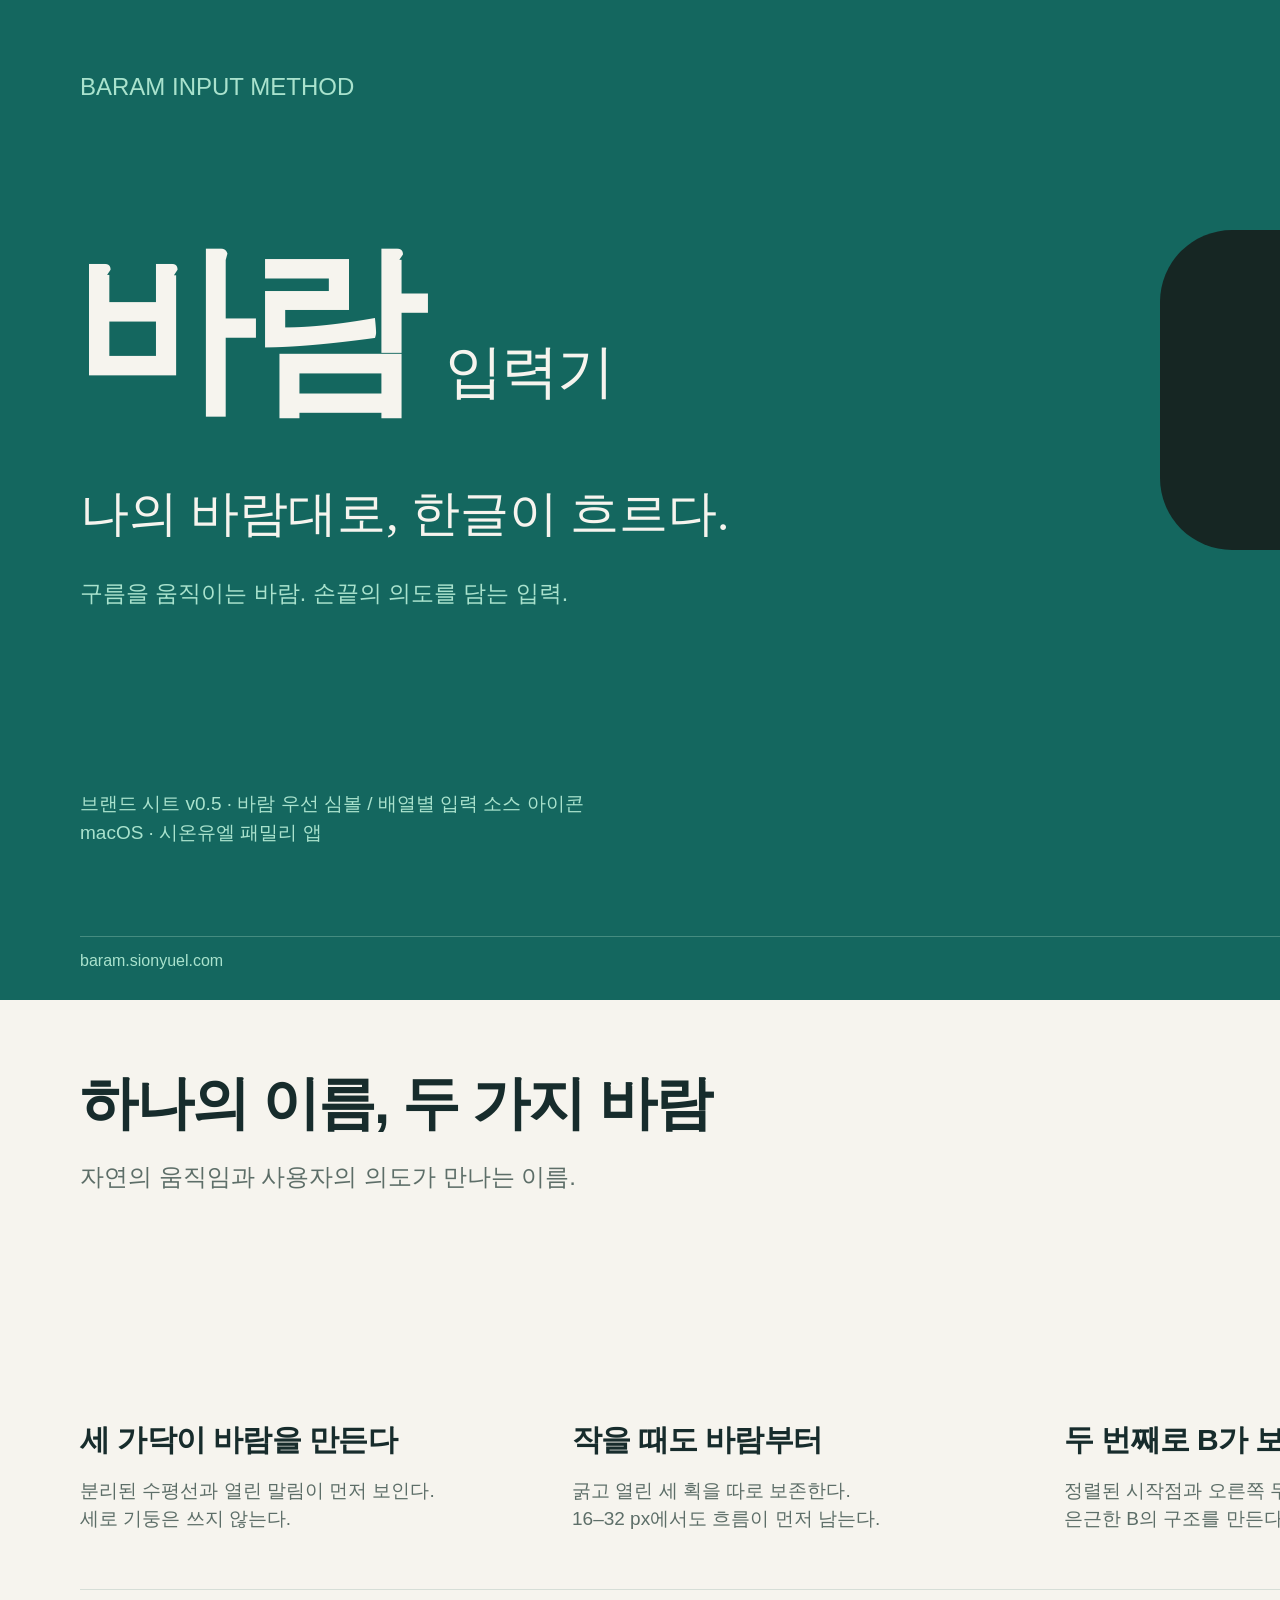
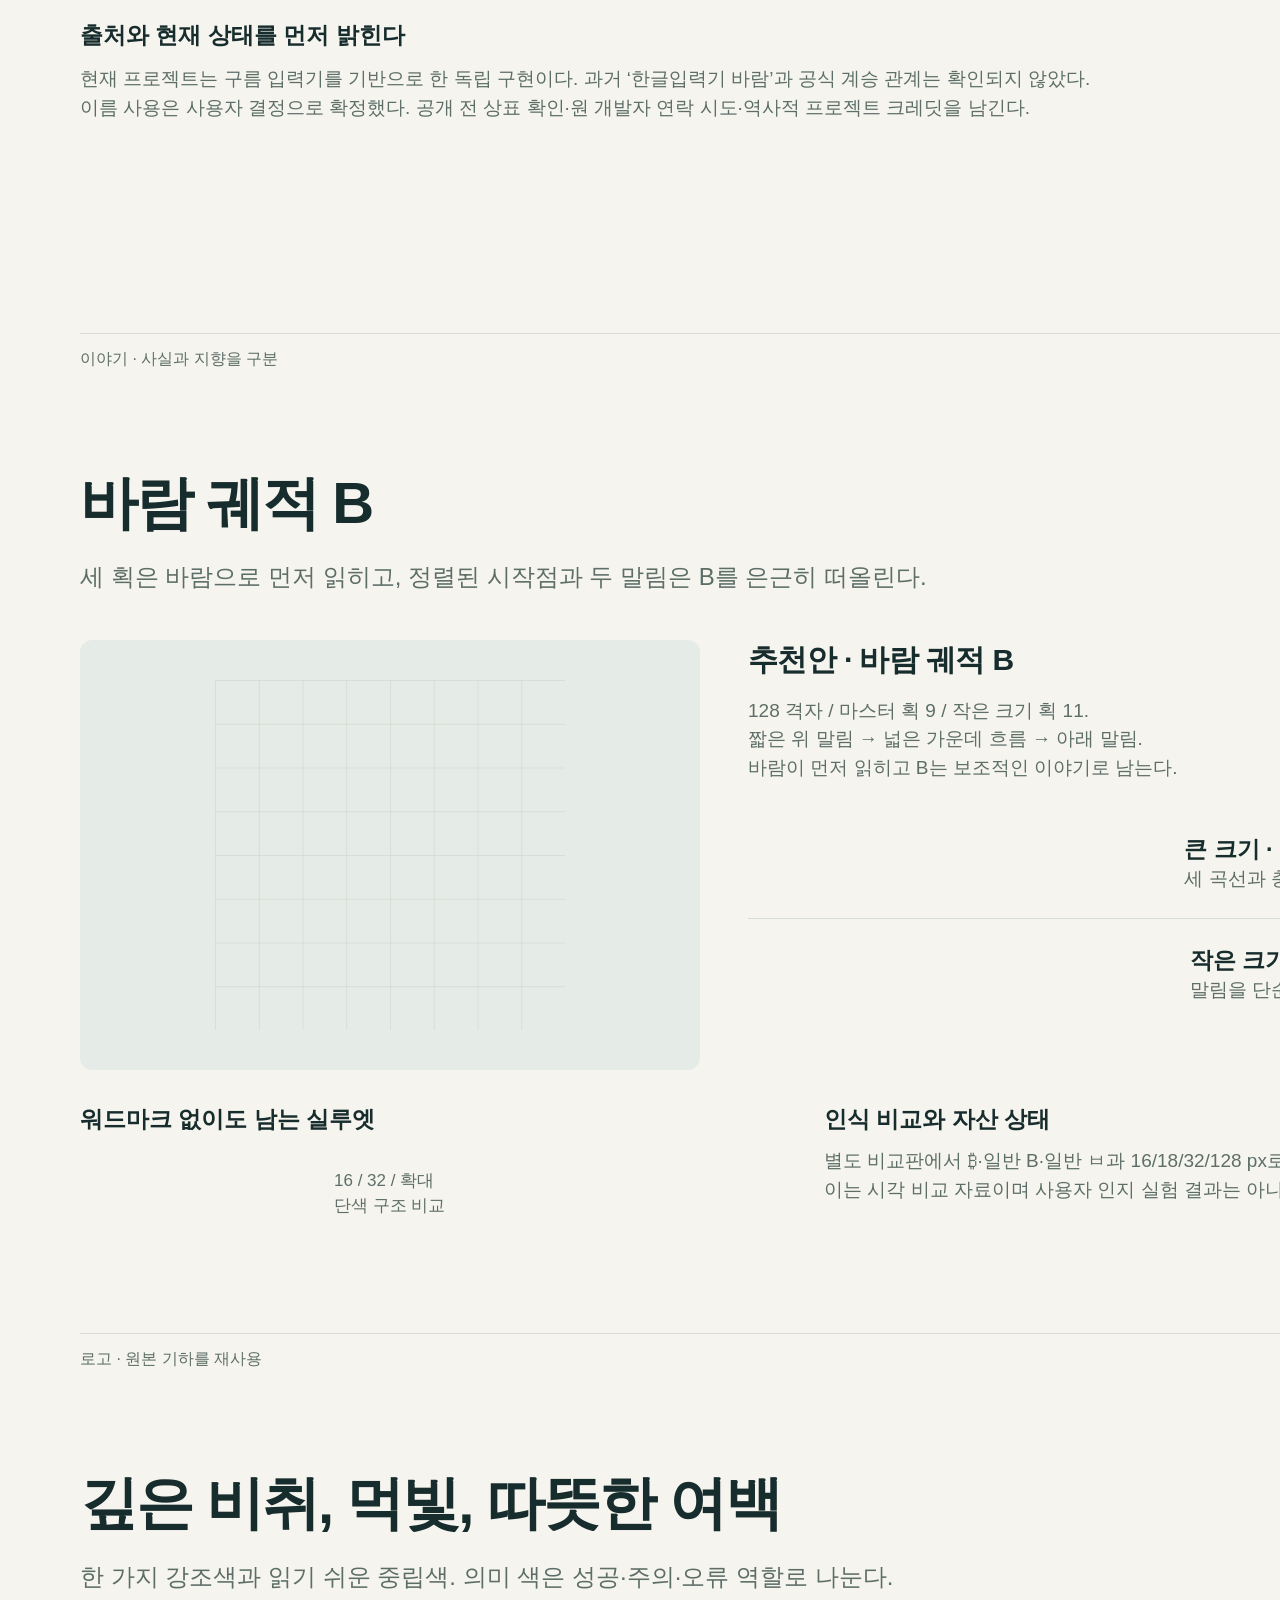
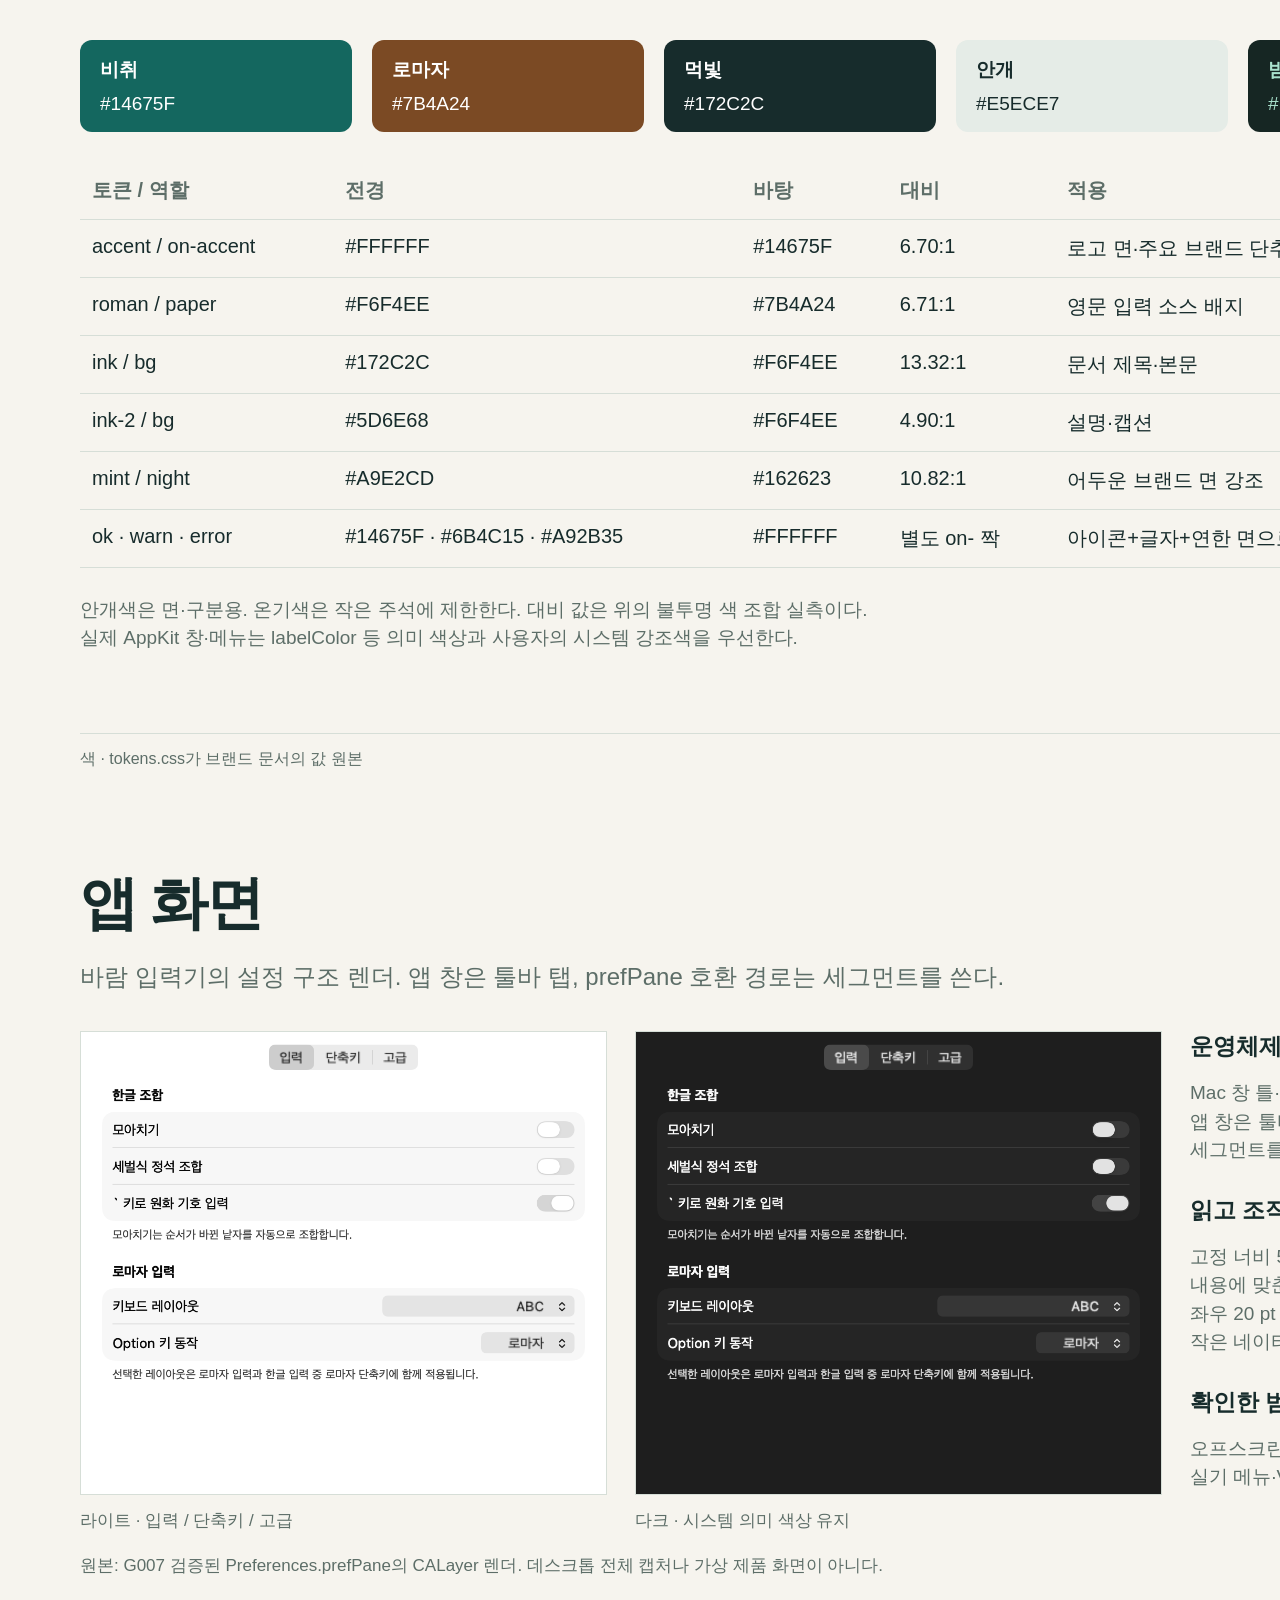
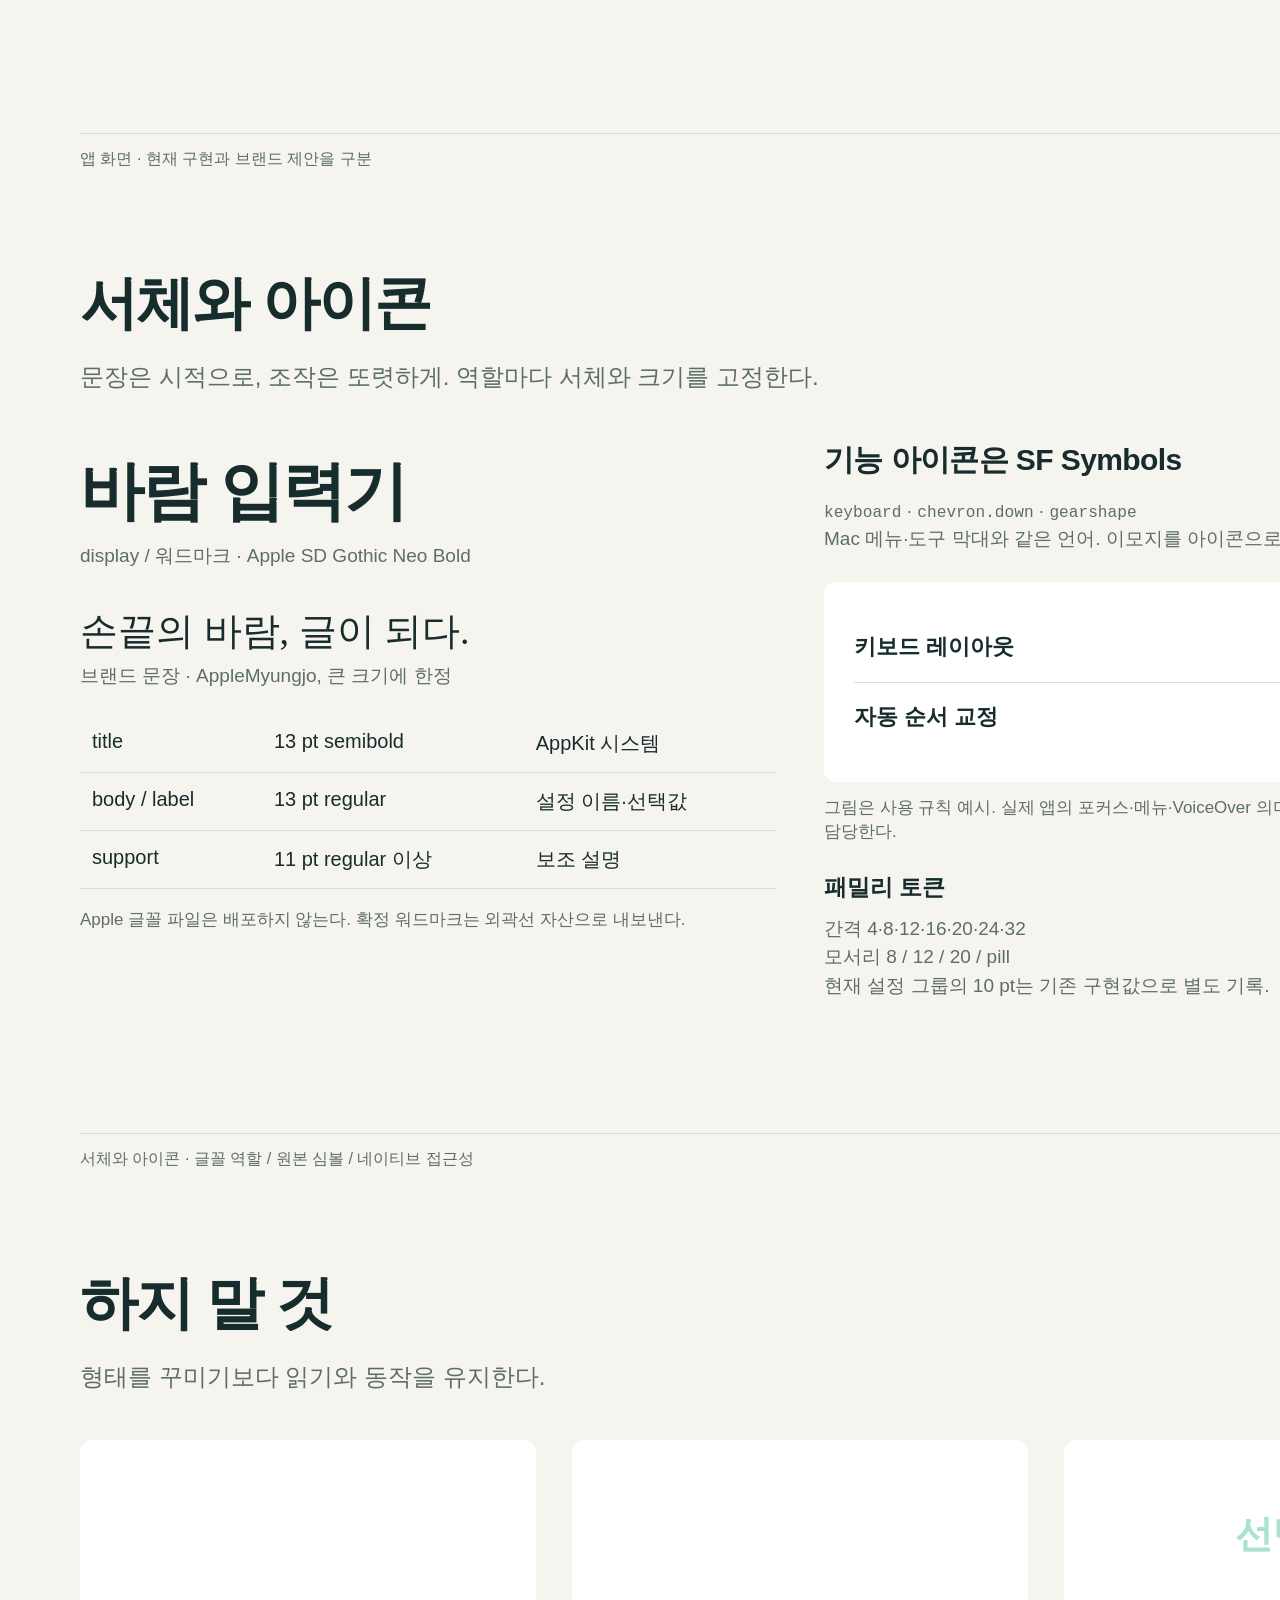
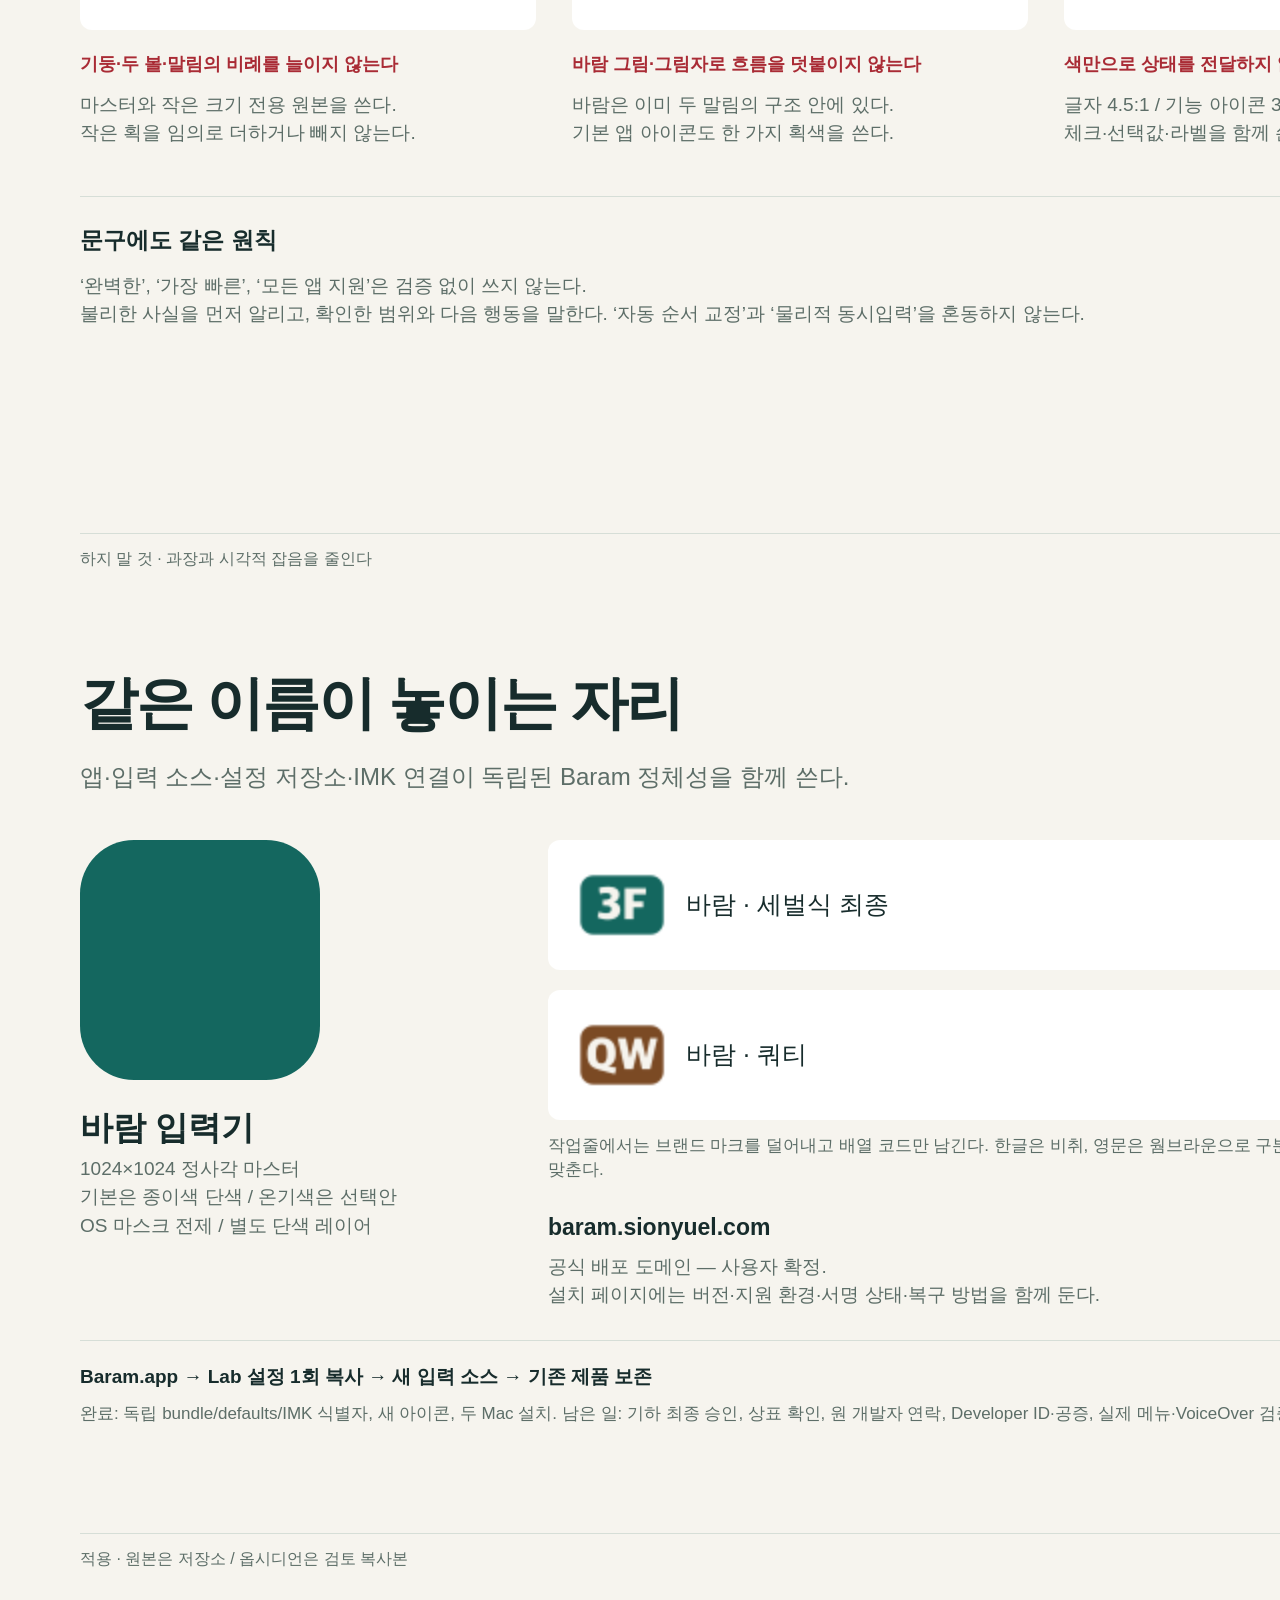
<file: docs/brand/baram/sheet.html>
<!doctype html>
<html lang="ko">
<head>
  <meta charset="utf-8">
  <title>바람 입력기 브랜드 시트 v0.5</title>
  <link rel="stylesheet" href="tokens.css">
  <style>
    @page { size:1200pt 750pt; margin:0; }
    * { box-sizing:border-box; }
    html,body { margin:0; padding:0; background:var(--bg); }
    body { font-family:var(--font-body); color:var(--ink); -webkit-print-color-adjust:exact; print-color-adjust:exact; }
    .page { width:1600px; height:1000px; padding:68px 80px 78px; position:relative; overflow:hidden; break-after:page; background:var(--bg); }
    .page:last-child { break-after:auto; }
    h1,h2,h3,p { margin:0; word-break:keep-all; }
    h1 { font-size:58px; line-height:1.2; letter-spacing:-2px; font-weight:700; }
    h2 { font-size:30px; line-height:1.3; letter-spacing:-.6px; }
    h3 { font-size:23px; line-height:1.35; }
    p { font-size:23px; line-height:1.6; }
    .lead { margin-top:20px; color:var(--ink-2); font-size:24px; }
    .small { font-size:19px; line-height:1.5; }
    .micro { font-size:17px; line-height:1.5; }
    .muted { color:var(--ink-2); }
    .poem { font-family:var(--font-poem); }
    .footer { position:absolute; bottom:30px; left:80px; right:80px; border-top:1px solid var(--line); padding-top:15px; display:flex; justify-content:space-between; font-size:16px; color:var(--ink-2); }
    .grid2 { display:grid; grid-template-columns:1fr 1fr; gap:48px; }
    .grid3 { display:grid; grid-template-columns:repeat(3,1fr); gap:36px; }
    .rule { border-top:1px solid var(--line); }
    .section { margin-top:44px; }
    .mark { width:128px; height:128px; display:block; overflow:visible; color:var(--accent); }
    .icon { width:240px; height:240px; border-radius:54px; background:var(--accent); display:grid; place-items:center; }
    .icon .mark { color:var(--bg); width:200px; height:200px; }
    .sample { background:var(--surface); border-radius:12px; padding:30px; }
    .night { background:var(--night); color:var(--bg); }
    .night .muted { color:var(--mint); }
    .night .mark { color:var(--mint); }
    .row { display:flex; justify-content:space-between; align-items:center; gap:24px; min-height:70px; }
    .row+.row { border-top:1px solid var(--line); }
    .chevron { width:11px; height:11px; border:solid currentColor; border-width:0 2px 2px 0; transform:rotate(45deg); margin:0 5px 5px 20px; display:inline-block; }
    .switch { width:66px; height:38px; border-radius:20px; background:var(--accent); position:relative; }
    .switch::after { content:""; position:absolute; top:4px; right:4px; width:30px; height:30px; border-radius:50%; background:#fff; }
    table { border-collapse:collapse; width:100%; font-size:20px; }
    th { text-align:left; font-weight:600; color:var(--ink-2); }
    td,th { padding:15px 12px; border-bottom:1px solid var(--line); vertical-align:top; }
    .swatch { width:100%; height:92px; border-radius:12px; padding:17px 20px; display:flex; flex-direction:column; justify-content:space-between; font-size:19px; }
    .screen { width:100%; height:auto; display:block; border:1px solid var(--line); }
    .caption { font-size:17px; color:var(--ink-2); margin-top:14px; line-height:1.4; }
    .label { display:inline-block; font-size:16px; border:1px solid var(--line); border-radius:24px; padding:7px 13px; }
    .dot { width:10px; height:10px; background:currentColor; border-radius:50%; display:inline-block; margin-right:9px; }
    .no { color:var(--error); font-size:18px; font-weight:700; }
    .yes { color:var(--accent); font-size:18px; font-weight:700; }
    code { font-family:Menlo,monospace; font-size:.85em; }
  </style>
</head>
<body>
  <!-- THESIS: Three open horizontal strokes read as wind first; their aligned starts and stacked curls suggest B secondarily. OWN-WORLD: jade Hangul badges, Roman brown badges, ink, warm paper, and semantic AppKit controls. STORY: recognise wind at every size and discover B on a second look. FIRST VIEWPORT: full jade field, large Korean name left, original integrated wind mark right, one poetic line. FORM: eight-page SIONYUEL family brand sheet; user-mandated structure. FINISH: unreviewed and undocumented is unfinished; this build ends with the finish review, the verdict, DESIGN.md, and every shipping raster carrying its provenance. -->
  <svg width="0" height="0" aria-hidden="true" style="position:absolute"><defs>{{MARK_SYMBOLS}}</defs></svg>

  <section class="page" aria-label="1 표지" style="background:var(--accent);color:var(--bg)">
    <p style="font-size:24px;color:var(--mint)">BARAM INPUT METHOD</p>
    <div style="position:absolute;left:73px;top:210px;font-size:180px;font-weight:700;letter-spacing:-8px">바람<span style="font-size:58px;font-weight:400;letter-spacing:-2px;margin-left:28px">입력기</span></div>
    <p class="poem" style="position:absolute;left:80px;top:475px;font-size:49px">나의 바람대로, 한글이 흐르다.</p>
    <p style="position:absolute;left:80px;top:575px;color:var(--mint)">구름을 움직이는 바람. 손끝의 의도를 담는 입력.</p>
    <div class="icon" style="position:absolute;right:120px;top:230px;width:320px;height:320px;border-radius:72px;background:var(--night)"><svg class="mark" style="width:270px;height:270px"><use href="#wind-b"/></svg></div>
    <p class="small" style="position:absolute;left:80px;top:790px;color:var(--mint)">브랜드 시트 v0.5 · 바람 우선 심볼 / 배열별 입력 소스 아이콘<br>macOS · 시온유엘 패밀리 앱</p>
    <div class="footer" style="border-color:#458C80;color:var(--mint)"><span>baram.sionyuel.com</span><span>2026.11 · 1 / 8</span></div>
  </section>

  <section class="page" aria-label="2 이야기">
    <h1>하나의 이름, 두 가지 바람</h1>
    <p class="lead">자연의 움직임과 사용자의 의도가 만나는 이름.</p>
    <div class="grid3 section">
      <div><svg class="mark" style="width:155px;height:155px"><use href="#wind-b"/></svg><h2 style="margin-top:25px">세 가닥이 바람을 만든다</h2><p class="small muted" style="margin-top:18px">분리된 수평선과 열린 말림이 먼저 보인다.<br>세로 기둥은 쓰지 않는다.</p></div>
      <div><svg class="mark" style="width:155px;height:155px"><use href="#wind-b-small"/></svg><h2 style="margin-top:25px">작을 때도 바람부터</h2><p class="small muted" style="margin-top:18px">굵고 열린 세 획을 따로 보존한다.<br>16–32 px에서도 흐름이 먼저 남는다.</p></div>
      <div><svg class="mark" style="width:155px;height:155px"><use href="#wind-b"/></svg><h2 style="margin-top:25px">두 번째로 B가 보인다</h2><p class="small muted" style="margin-top:18px">정렬된 시작점과 오른쪽 두 말림이<br>은근한 B의 구조를 만든다.</p></div>
    </div>
    <div class="rule" style="margin-top:55px;padding-top:30px"><h3>출처와 현재 상태를 먼저 밝힌다</h3><p class="small muted" style="margin-top:14px">현재 프로젝트는 구름 입력기를 기반으로 한 독립 구현이다. 과거 ‘한글입력기 바람’과 공식 계승 관계는 확인되지 않았다.<br>이름 사용은 사용자 결정으로 확정했다. 공개 전 상표 확인·원 개발자 연락 시도·역사적 프로젝트 크레딧을 남긴다.</p></div>
    <div class="footer"><span>이야기 · 사실과 지향을 구분</span><span>baram.sionyuel.com · 2 / 8</span></div>
  </section>

  <section class="page" aria-label="3 로고">
    <h1>바람 궤적 B</h1><p class="lead">세 획은 바람으로 먼저 읽히고, 정렬된 시작점과 두 말림은 B를 은근히 떠올린다.</p>
    <div class="grid2 section" style="grid-template-columns:620px 1fr">
      <div class="sample" style="height:430px;background:var(--accent-soft);display:flex;align-items:center;justify-content:center;position:relative">
        <svg width="350" height="350" viewBox="0 0 128 128" aria-label="128단위 격자와 바람 궤적 B" style="color:var(--accent)">
          <defs><pattern id="mark-grid" width="16" height="16" patternUnits="userSpaceOnUse"><path d="M16 0H0V16" fill="none" stroke="#BCCDC4" stroke-width=".3"/></pattern></defs><rect width="128" height="128" fill="url(#mark-grid)"/>
          <use href="#wind-b"/>
        </svg>
      </div>
      <div><h2>추천안 · 바람 궤적 B</h2><p class="small muted" style="margin-top:18px">128 격자 / 마스터 획 9 / 작은 크기 획 11.<br>짧은 위 말림 → 넓은 가운데 흐름 → 아래 말림.<br>바람이 먼저 읽히고 B는 보조적인 이야기로 남는다.</p><div class="row" style="margin-top:26px"><svg class="mark" style="width:110px;height:110px"><use href="#wind-b"/></svg><div><h3>큰 크기 · 열린 흐름</h3><p class="small muted">세 곡선과 충분한 내부 공간을 보존한다.</p></div></div><div class="row"><svg class="mark" style="width:110px;height:110px"><use href="#wind-b-small"/></svg><div><h3>작은 크기 · 바람의 골격</h3><p class="small muted">말림을 단순화하고 획 사이를 확보한다.</p></div></div></div>
    </div>
    <div class="grid2" style="margin-top:34px"><div><h3>워드마크 없이도 남는 실루엣</h3><div style="display:flex;align-items:center;gap:40px;margin-top:15px"><svg class="mark" style="width:16px;height:16px"><use href="#wind-b-small"/></svg><svg class="mark" style="width:32px;height:32px"><use href="#wind-b-small"/></svg><svg class="mark" style="width:86px;height:86px"><use href="#wind-b"/></svg><p class="micro muted">16 / 32 / 확대<br>단색 구조 비교</p></div></div><div><h3>인식 비교와 자산 상태</h3><p class="small muted" style="margin-top:12px">별도 비교판에서 ₿·일반 B·일반 ㅂ과 16/18/32/128 px로 나란히 본다.<br>이는 시각 비교 자료이며 사용자 인지 실험 결과는 아니다. 기하 승인 전.</p></div></div>
    <div class="footer"><span>로고 · 원본 기하를 재사용</span><span>baram.sionyuel.com · 3 / 8</span></div>
  </section>

  <section class="page" aria-label="4 색">
    <h1>깊은 비취, 먹빛, 따뜻한 여백</h1><p class="lead">한 가지 강조색과 읽기 쉬운 중립색. 의미 색은 성공·주의·오류 역할로 나눈다.</p>
    <div class="grid3 section" style="gap:20px;grid-template-columns:repeat(5,1fr)">
      <div class="swatch" style="background:var(--accent);color:white"><b>비취</b><span>#14675F</span></div><div class="swatch" style="background:var(--roman);color:white"><b>로마자</b><span>#7B4A24</span></div><div class="swatch" style="background:var(--ink);color:white"><b>먹빛</b><span>#172C2C</span></div><div class="swatch" style="background:var(--accent-soft)"><b>안개</b><span>#E5ECE7</span></div><div class="swatch" style="background:var(--night);color:var(--mint)"><b>밤 / 민트</b><span>#162623 / #A9E2CD</span></div>
    </div>
    <table style="margin-top:30px"><thead><tr><th>토큰 / 역할</th><th>전경</th><th>바탕</th><th>대비</th><th>적용</th></tr></thead><tbody>
      <tr><td>accent / on-accent</td><td>#FFFFFF</td><td>#14675F</td><td>6.70:1</td><td>로고 면·주요 브랜드 단추</td></tr>
      <tr><td>roman / paper</td><td>#F6F4EE</td><td>#7B4A24</td><td>6.71:1</td><td>영문 입력 소스 배지</td></tr>
      <tr><td>ink / bg</td><td>#172C2C</td><td>#F6F4EE</td><td>13.32:1</td><td>문서 제목·본문</td></tr>
      <tr><td>ink-2 / bg</td><td>#5D6E68</td><td>#F6F4EE</td><td>4.90:1</td><td>설명·캡션</td></tr>
      <tr><td>mint / night</td><td>#A9E2CD</td><td>#162623</td><td>10.82:1</td><td>어두운 브랜드 면 강조</td></tr>
      <tr><td>ok · warn · error</td><td>#14675F · #6B4C15 · #A92B35</td><td>#FFFFFF</td><td>별도 on- 짝</td><td>아이콘+글자+연한 면으로 상태 표현</td></tr>
    </tbody></table>
    <p class="small muted" style="margin-top:28px">안개색은 면·구분용. 온기색은 작은 주석에 제한한다. 대비 값은 위의 불투명 색 조합 실측이다.<br>실제 AppKit 창·메뉴는 labelColor 등 의미 색상과 사용자의 시스템 강조색을 우선한다.</p>
    <div class="footer"><span>색 · tokens.css가 브랜드 문서의 값 원본</span><span>baram.sionyuel.com · 4 / 8</span></div>
  </section>

  <section class="page" aria-label="5 앱 화면">
    <h1>앱 화면</h1><p class="lead">바람 입력기의 설정 구조 렌더. 앱 창은 툴바 탭, prefPane 호환 경로는 세그먼트를 쓴다.</p>
    <div style="display:grid;grid-template-columns:1fr 1fr 330px;gap:28px;margin-top:35px;align-items:start">
      <div><img class="screen" src="assets/preferences-input-light.png" alt="현재 환경설정 입력 탭 라이트 렌더"><p class="caption">라이트 · 입력 / 단축키 / 고급</p></div>
      <div><img class="screen" src="assets/preferences-input-dark.png" alt="현재 환경설정 입력 탭 다크 렌더"><p class="caption">다크 · 시스템 의미 색상 유지</p></div>
      <div><h3>운영체제의 동작을 지킨다</h3><p class="small muted" style="margin-top:17px">Mac 창 틀·메뉴·설정 목록은 네이티브.<br>앱 창은 툴바 탭, prefPane은 세그먼트를 쓴다.</p><h3 style="margin-top:30px">읽고 조작하는 리듬</h3><p class="small muted" style="margin-top:17px">고정 너비 500 pt<br>내용에 맞춘 탭별 높이<br>좌우 20 pt / 행 최소 34 pt<br>작은 네이티브 팝업·버튼</p><h3 style="margin-top:30px">확인한 범위</h3><p class="small muted" style="margin-top:17px">오프스크린 뷰 렌더와 실제 창 빌드.<br>실기 메뉴·VoiceOver 점검은 남아 있다.</p></div>
    </div>
    <p class="micro muted" style="margin-top:20px">원본: G007 검증된 Preferences.prefPane의 CALayer 렌더. 데스크톱 전체 캡처나 가상 제품 화면이 아니다.</p>
    <div class="footer"><span>앱 화면 · 현재 구현과 브랜드 제안을 구분</span><span>baram.sionyuel.com · 5 / 8</span></div>
  </section>

  <section class="page" aria-label="6 서체와 아이콘">
    <h1>서체와 아이콘</h1><p class="lead">문장은 시적으로, 조작은 또렷하게. 역할마다 서체와 크기를 고정한다.</p>
    <div class="grid2 section">
      <div><p style="font-size:64px;font-weight:700;letter-spacing:-2px">바람 입력기</p><p class="small muted">display / 워드마크 · Apple SD Gothic Neo Bold</p><p class="poem" style="font-size:38px;margin-top:30px">손끝의 바람, 글이 되다.</p><p class="small muted">브랜드 문장 · AppleMyungjo, 큰 크기에 한정</p><table style="margin-top:25px"><tr><td>title</td><td>13 pt semibold</td><td>AppKit 시스템</td></tr><tr><td>body / label</td><td>13 pt regular</td><td>설정 이름·선택값</td></tr><tr><td>support</td><td>11 pt regular 이상</td><td>보조 설명</td></tr></table><p class="micro muted" style="margin-top:18px">Apple 글꼴 파일은 배포하지 않는다. 확정 워드마크는 외곽선 자산으로 내보낸다.</p></div>
      <div><h2>기능 아이콘은 SF Symbols</h2><p class="small muted" style="margin-top:18px"><code>keyboard</code> · <code>chevron.down</code> · <code>gearshape</code><br>Mac 메뉴·도구 막대와 같은 언어. 이모지를 아이콘으로 쓰지 않는다.</p><div class="sample" style="margin-top:28px"><div class="row"><b style="font-size:22px">키보드 레이아웃</b><span style="font-size:22px">ABC <i class="chevron"></i></span></div><div class="row"><b style="font-size:22px">자동 순서 교정</b><span class="switch"></span></div></div><p class="caption">그림은 사용 규칙 예시. 실제 앱의 포커스·메뉴·VoiceOver 의미는 네이티브 컨트롤이 담당한다.</p><h3 style="margin-top:28px">패밀리 토큰</h3><p class="small muted" style="margin-top:12px">간격 4·8·12·16·20·24·32<br>모서리 8 / 12 / 20 / pill<br>현재 설정 그룹의 10 pt는 기존 구현값으로 별도 기록.</p></div>
    </div><div class="footer"><span>서체와 아이콘 · 글꼴 역할 / 원본 심볼 / 네이티브 접근성</span><span>baram.sionyuel.com · 6 / 8</span></div>
  </section>

  <section class="page" aria-label="7 하지 말 것">
    <h1>하지 말 것</h1><p class="lead">형태를 꾸미기보다 읽기와 동작을 유지한다.</p>
    <div class="grid3 section">
      <div><div class="sample" style="height:190px;display:grid;place-items:center"><svg class="mark" style="transform:scaleX(1.6)"><use href="#wind-b"/></svg></div><p class="no" style="margin-top:20px">기둥·두 볼·말림의 비례를 늘이지 않는다</p><p class="small muted" style="margin-top:12px">마스터와 작은 크기 전용 원본을 쓴다.<br>작은 획을 임의로 더하거나 빼지 않는다.</p></div>
      <div><div class="sample" style="height:190px;display:grid;place-items:center"><svg class="mark" style="filter:drop-shadow(8px 9px 4px #98aaa4)"><use href="#wind-b"/></svg></div><p class="no" style="margin-top:20px">바람 그림·그림자로 흐름을 덧붙이지 않는다</p><p class="small muted" style="margin-top:12px">바람은 이미 두 말림의 구조 안에 있다.<br>기본 앱 아이콘도 한 가지 획색을 쓴다.</p></div>
      <div><div class="sample" style="height:190px;display:grid;place-items:center;color:#A9E2CD;font-size:38px;font-weight:700">선택됨</div><p class="no" style="margin-top:20px">색만으로 상태를 전달하지 않는다</p><p class="small muted" style="margin-top:12px">글자 4.5:1 / 기능 아이콘 3:1.<br>체크·선택값·라벨을 함께 쓴다.</p></div>
    </div>
    <div class="rule" style="margin-top:48px;padding-top:28px"><h3>문구에도 같은 원칙</h3><p class="small muted" style="margin-top:16px">‘완벽한’, ‘가장 빠른’, ‘모든 앱 지원’은 검증 없이 쓰지 않는다.<br>불리한 사실을 먼저 알리고, 확인한 범위와 다음 행동을 말한다. ‘자동 순서 교정’과 ‘물리적 동시입력’을 혼동하지 않는다.</p></div>
    <div class="footer"><span>하지 말 것 · 과장과 시각적 잡음을 줄인다</span><span>baram.sionyuel.com · 7 / 8</span></div>
  </section>

  <section class="page" aria-label="8 적용">
    <h1>같은 이름이 놓이는 자리</h1><p class="lead">앱·입력 소스·설정 저장소·IMK 연결이 독립된 Baram 정체성을 함께 쓴다.</p>
    <div class="grid2 section" style="grid-template-columns:420px 1fr">
      <div><div class="icon"><svg class="mark"><use href="#wind-b"/></svg></div><p style="font-size:33px;font-weight:700;margin-top:22px">바람 입력기</p><p class="small muted">1024×1024 정사각 마스터<br>기본은 종이색 단색 / 온기색은 선택안<br>OS 마스크 전제 / 별도 단색 레이어</p></div>
      <div><div class="sample"><div class="row" style="justify-content:flex-start;gap:20px"><img src="assets/baram-input-source-icon-3f-32.png" width="88" height="64" alt="옥색 3F 배열 코드 배지"><span style="font-size:25px">바람 · 세벌식 최종</span><span style="margin-left:auto" class="label">22×16 / 44×32</span></div></div><div class="sample" style="margin-top:20px"><div class="row" style="justify-content:flex-start;gap:20px"><img src="assets/baram-input-source-icon-qw-32.png" width="88" height="64" alt="웜브라운 QW 배열 코드 배지"><span style="font-size:25px">바람 · 쿼티</span></div></div><p class="caption">작업줄에서는 브랜드 마크를 덜어내고 배열 코드만 남긴다. 한글은 비취, 영문은 웜브라운으로 구분하고 넓은 코드는 광학적으로 맞춘다.</p><div style="margin-top:30px"><h3>baram.sionyuel.com</h3><p class="small muted" style="margin-top:10px">공식 배포 도메인 — 사용자 확정.<br>설치 페이지에는 버전·지원 환경·서명 상태·복구 방법을 함께 둔다.</p></div></div>
    </div>
    <div class="rule" style="margin-top:30px;padding-top:22px"><p class="small"><b>Baram.app → Lab 설정 1회 복사 → 새 입력 소스 → 기존 제품 보존</b></p><p class="micro muted" style="margin-top:10px">완료: 독립 bundle/defaults/IMK 식별자, 새 아이콘, 두 Mac 설치. 남은 일: 기하 최종 승인, 상표 확인, 원 개발자 연락, Developer ID·공증, 실제 메뉴·VoiceOver 검증.</p></div>
    <div class="footer"><span>적용 · 원본은 저장소 / 옵시디언은 검토 복사본</span><span>baram.sionyuel.com · 8 / 8</span></div>
  </section>
</body>
</html>
</file>
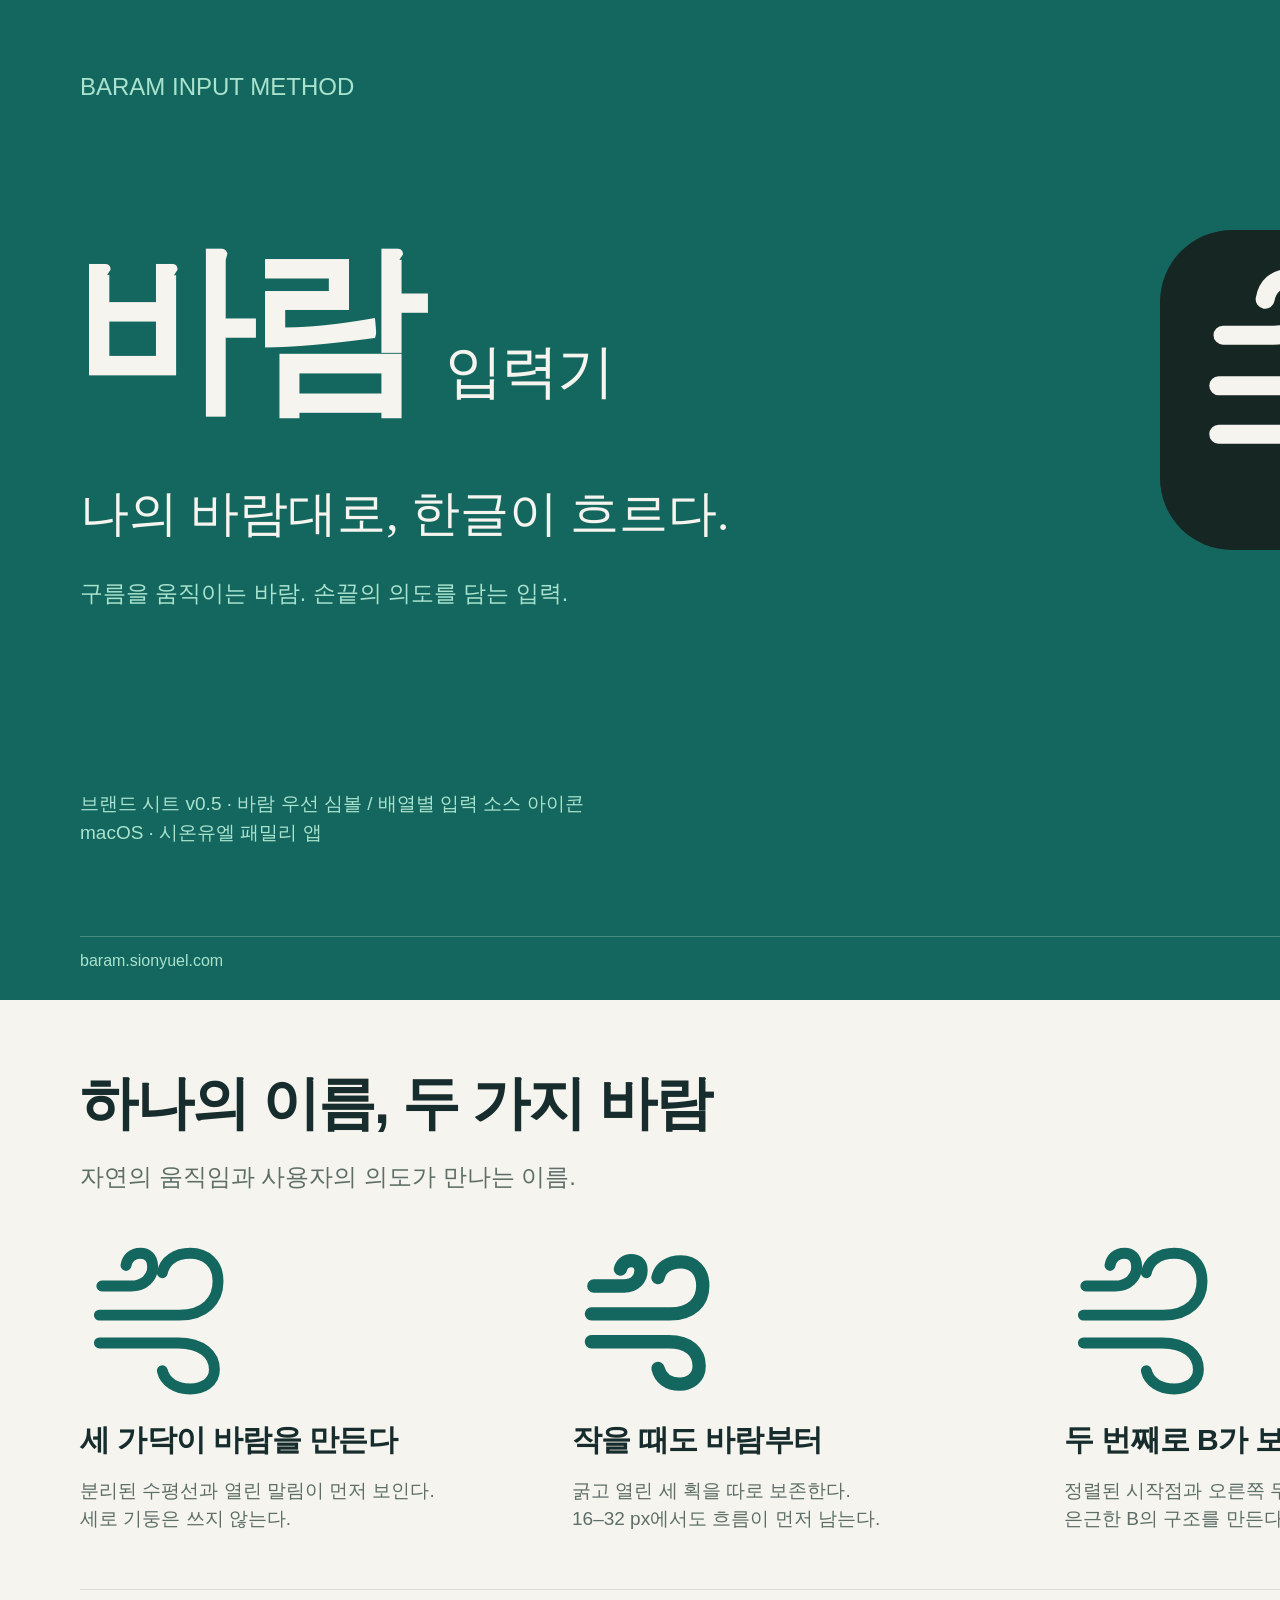
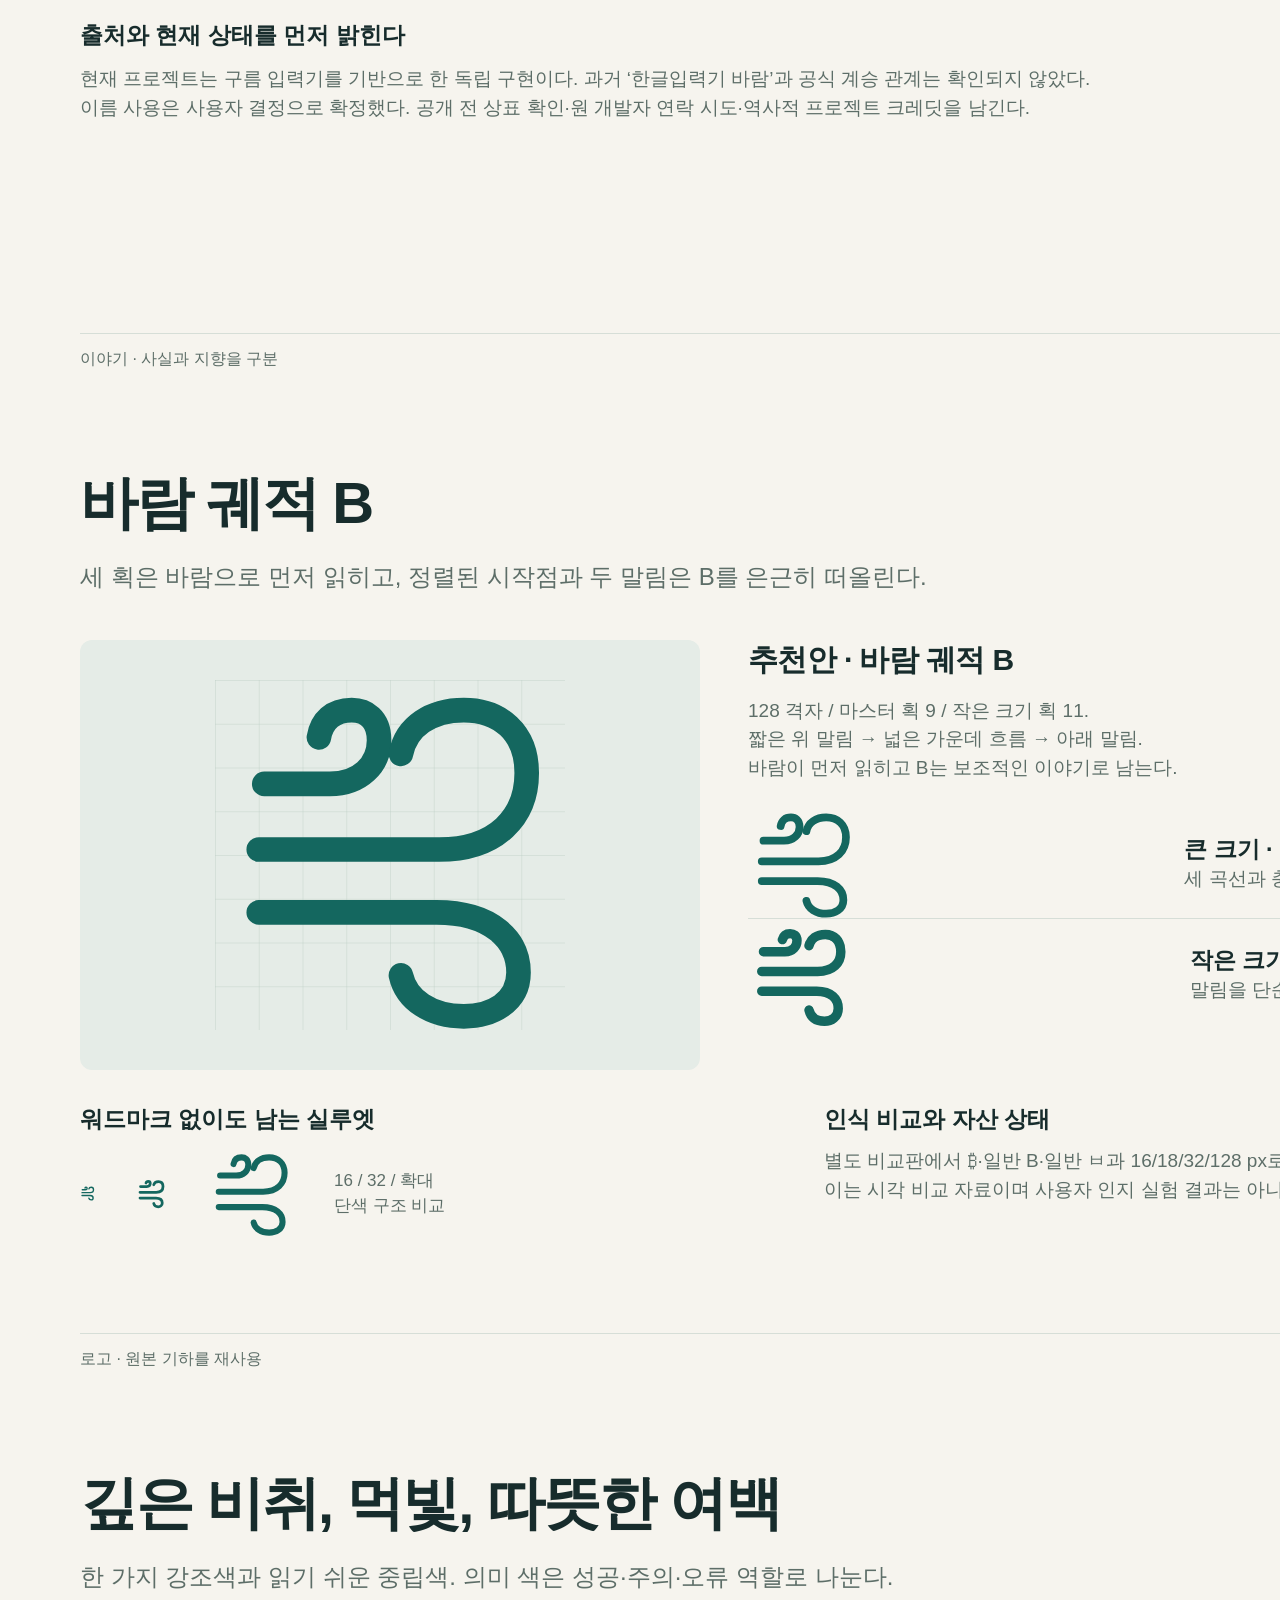
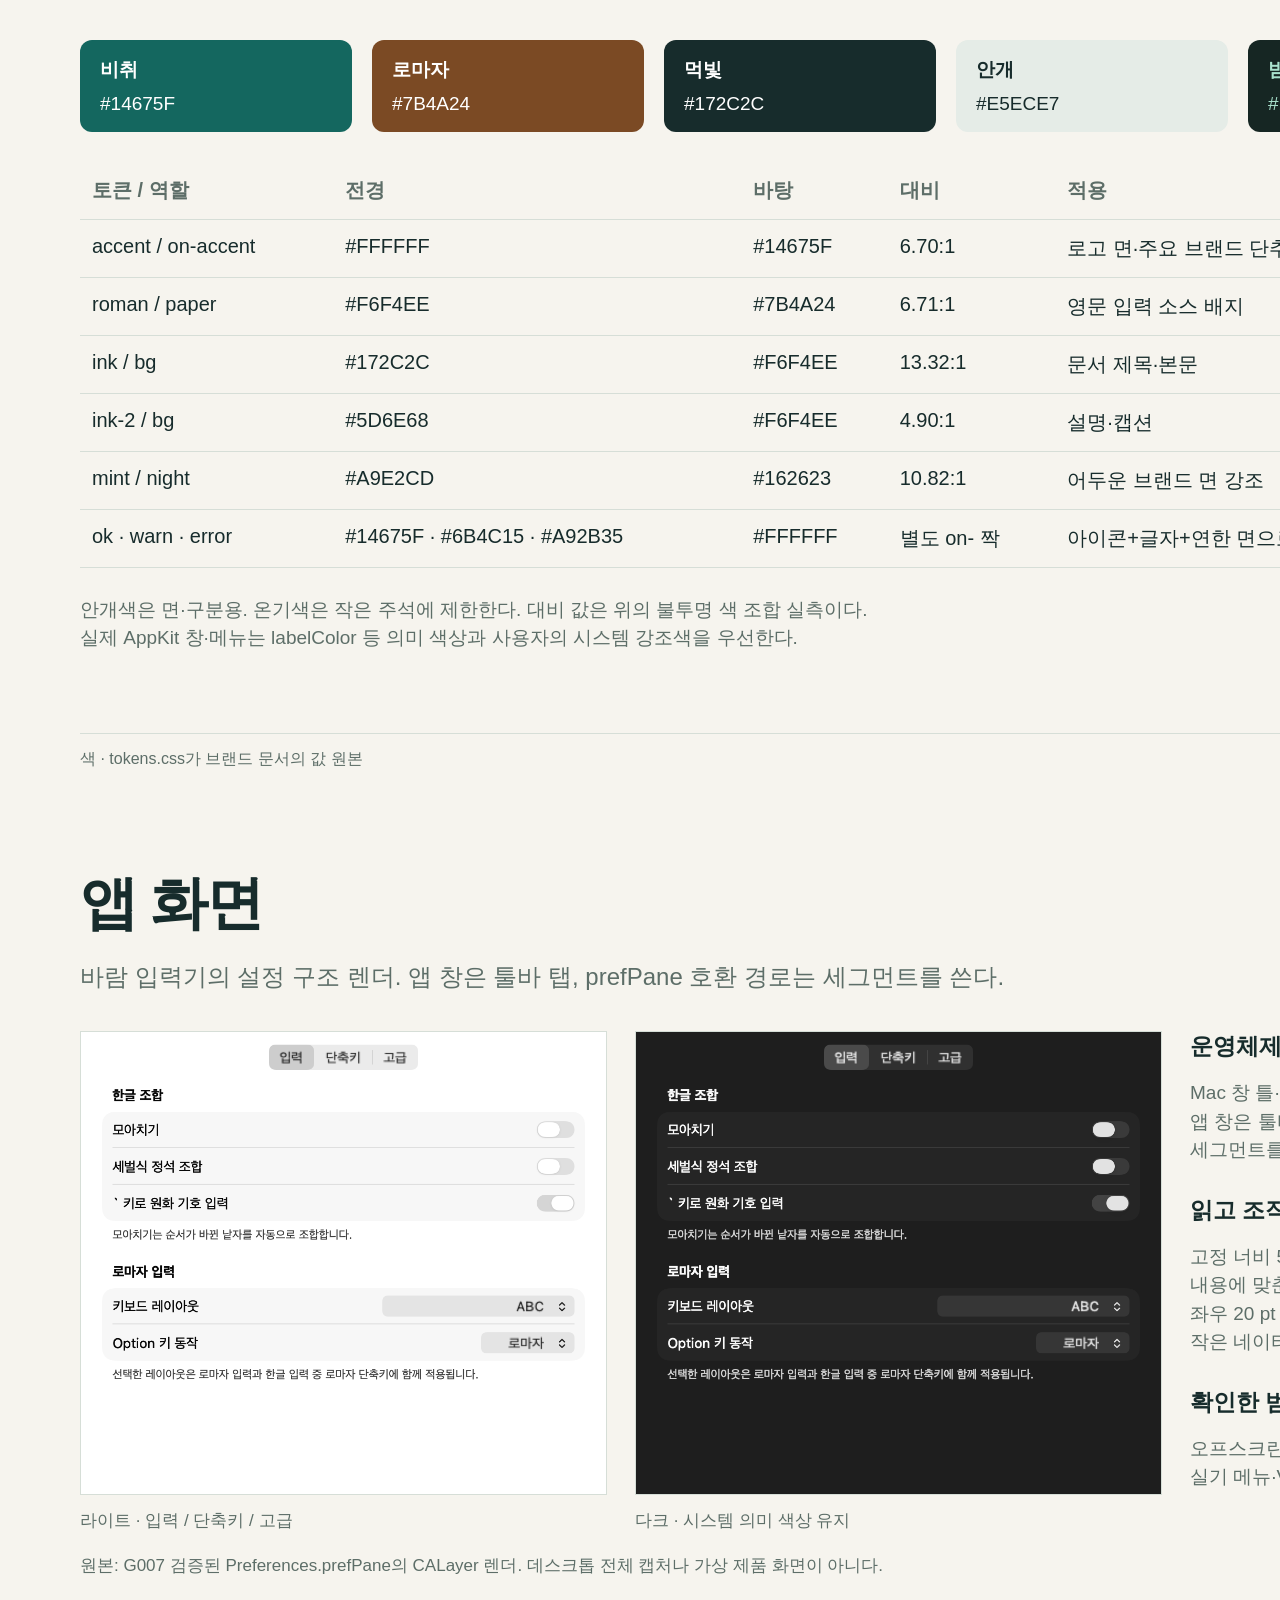
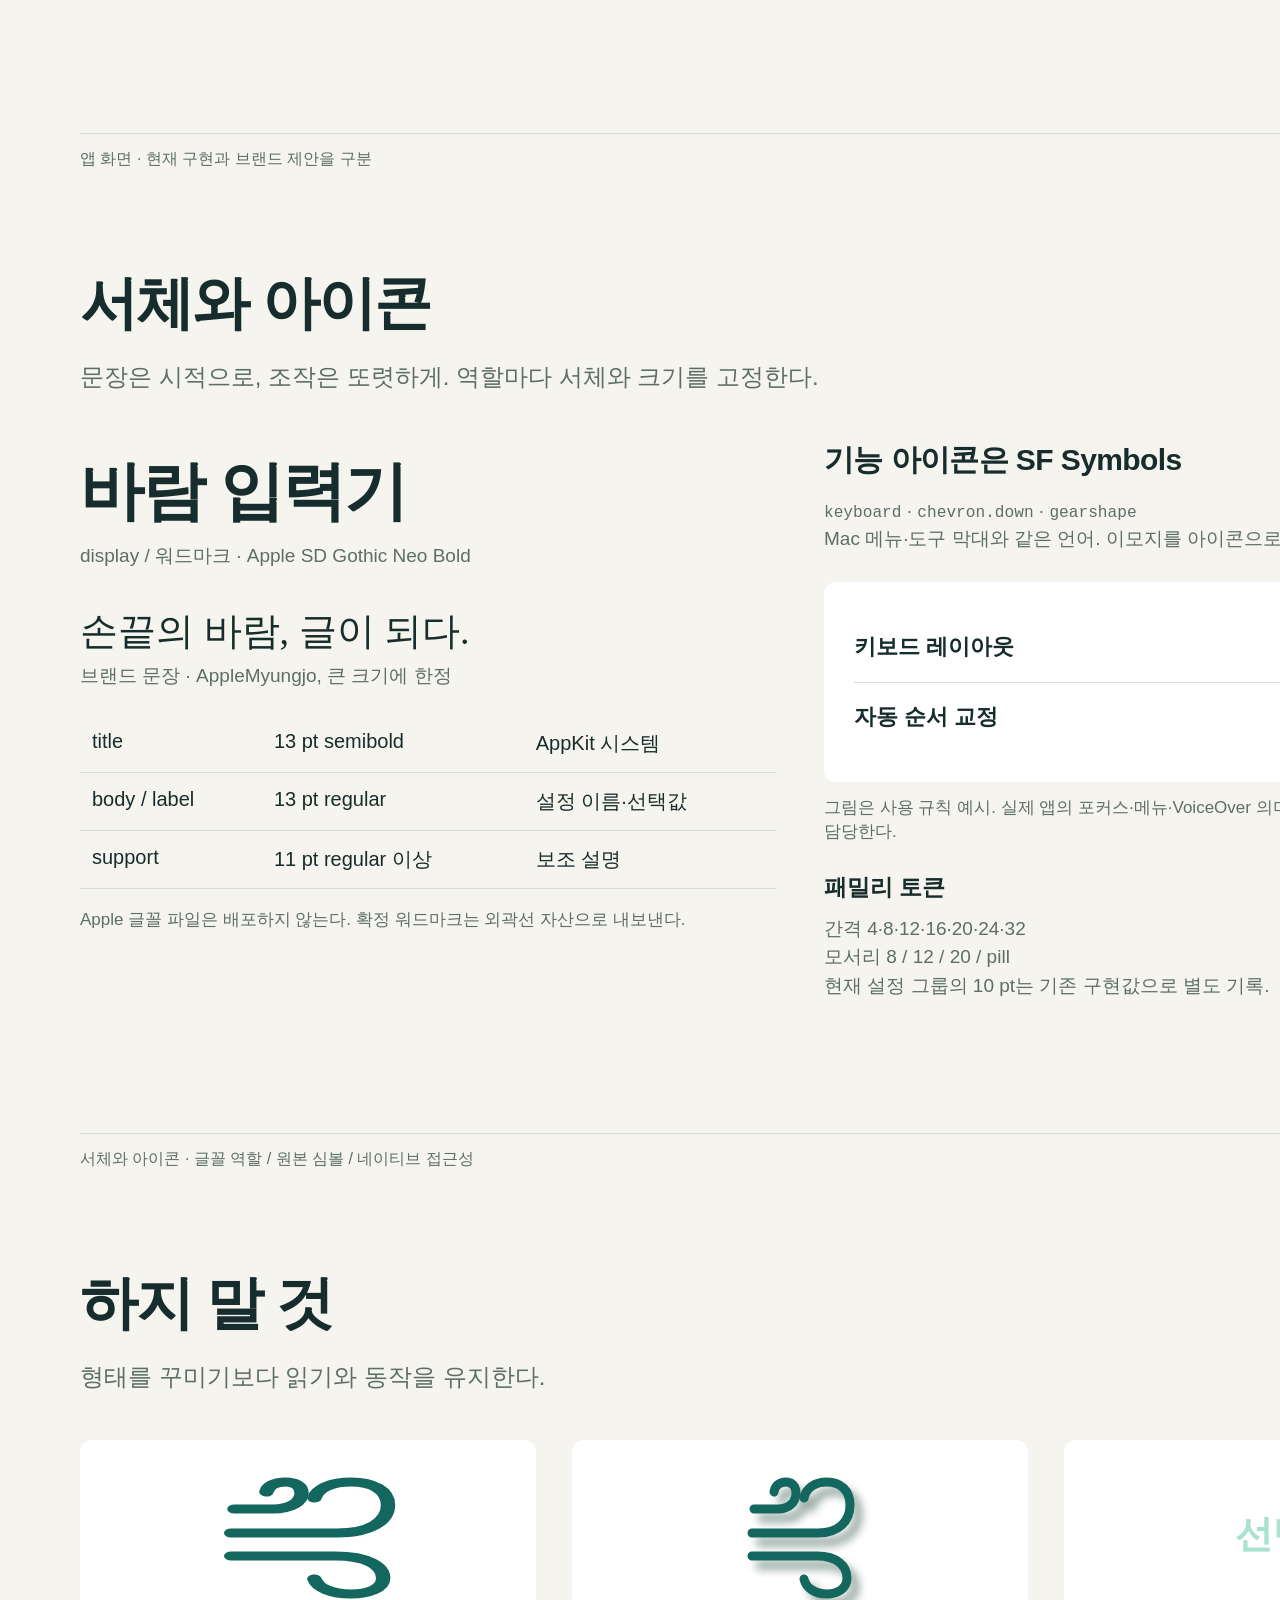
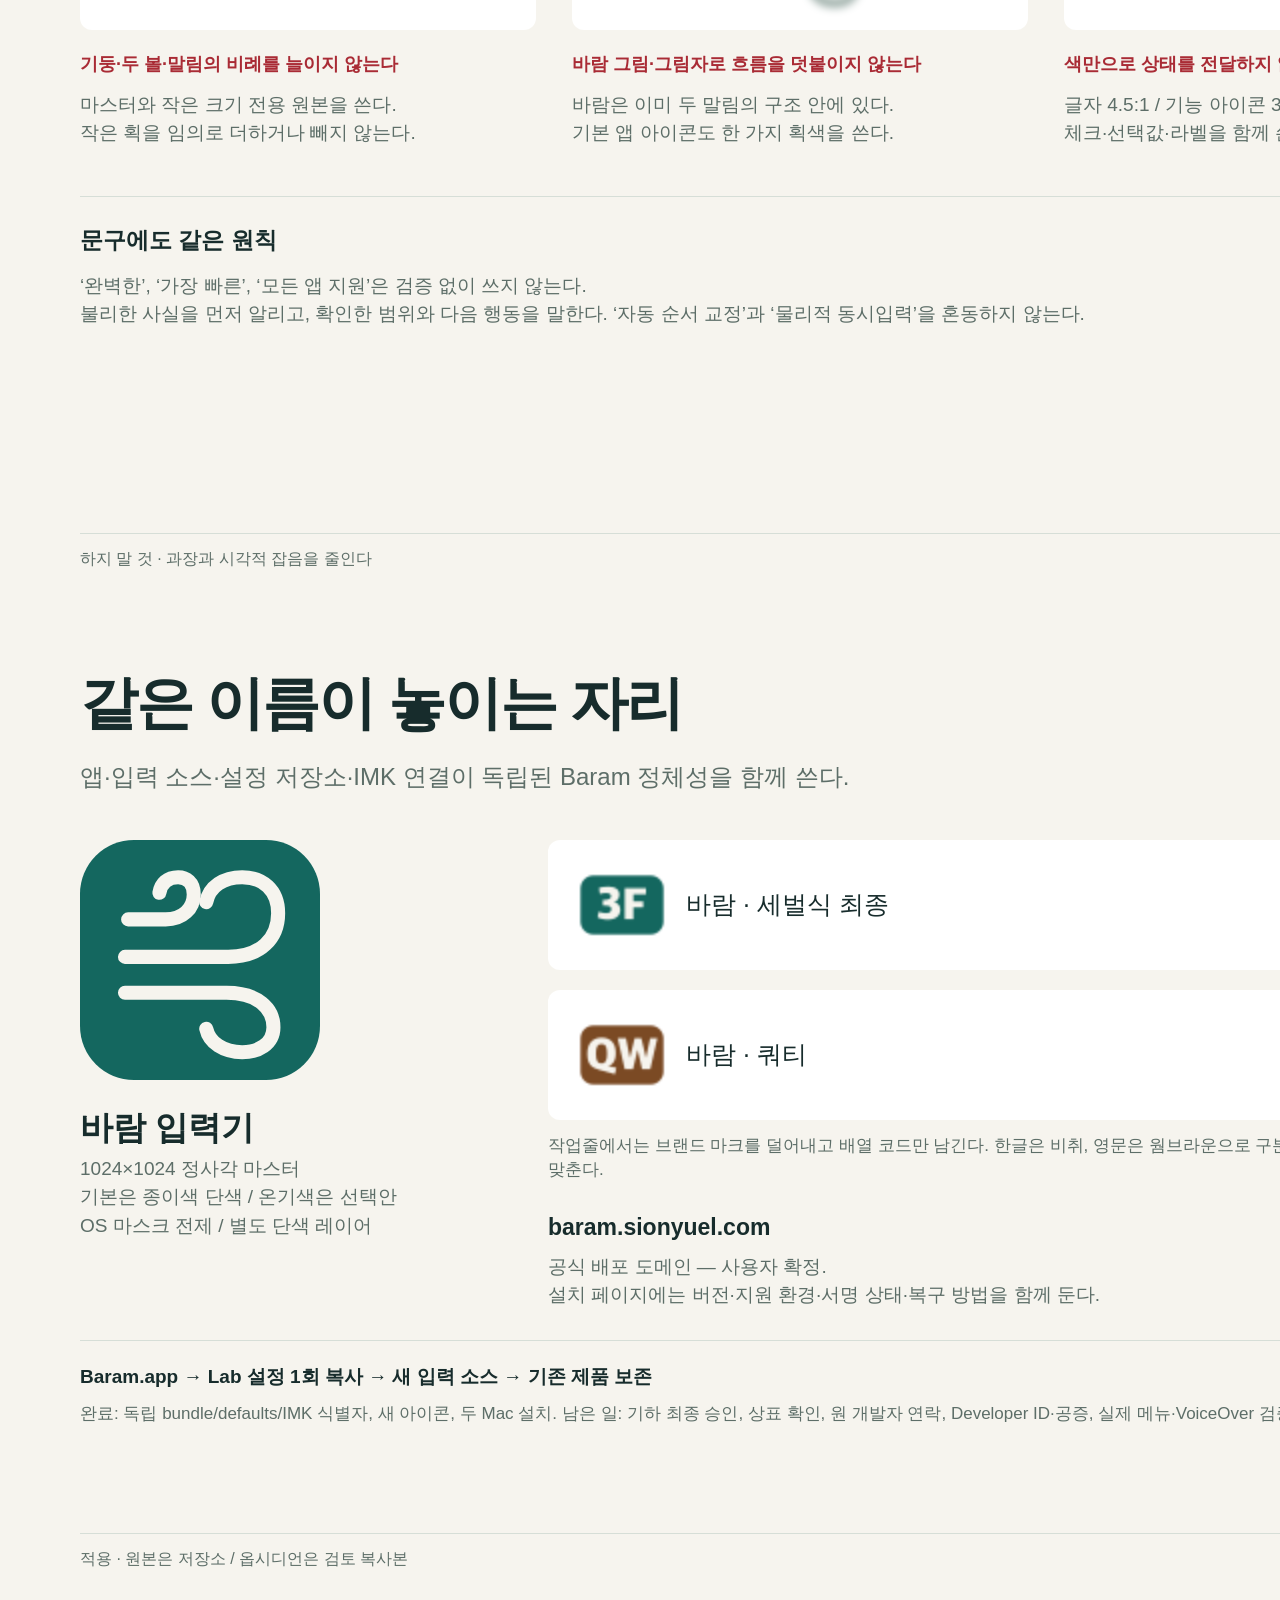
<file: docs/brand/baram/brand-sheet/print.html>
<!doctype html>
<html lang="ko">
<head>
  <meta charset="utf-8">
  <title>바람 입력기 브랜드 시트 v0.5</title>
  <link rel="stylesheet" href="../tokens.css">
  <style>
    @page { size:1200pt 750pt; margin:0; }
    * { box-sizing:border-box; }
    html,body { margin:0; padding:0; background:var(--bg); }
    body { font-family:var(--font-body); color:var(--ink); -webkit-print-color-adjust:exact; print-color-adjust:exact; }
    .page { width:1600px; height:1000px; padding:68px 80px 78px; position:relative; overflow:hidden; break-after:page; background:var(--bg); }
    .page:last-child { break-after:auto; }
    h1,h2,h3,p { margin:0; word-break:keep-all; }
    h1 { font-size:58px; line-height:1.2; letter-spacing:-2px; font-weight:700; }
    h2 { font-size:30px; line-height:1.3; letter-spacing:-.6px; }
    h3 { font-size:23px; line-height:1.35; }
    p { font-size:23px; line-height:1.6; }
    .lead { margin-top:20px; color:var(--ink-2); font-size:24px; }
    .small { font-size:19px; line-height:1.5; }
    .micro { font-size:17px; line-height:1.5; }
    .muted { color:var(--ink-2); }
    .poem { font-family:var(--font-poem); }
    .footer { position:absolute; bottom:30px; left:80px; right:80px; border-top:1px solid var(--line); padding-top:15px; display:flex; justify-content:space-between; font-size:16px; color:var(--ink-2); }
    .grid2 { display:grid; grid-template-columns:1fr 1fr; gap:48px; }
    .grid3 { display:grid; grid-template-columns:repeat(3,1fr); gap:36px; }
    .rule { border-top:1px solid var(--line); }
    .section { margin-top:44px; }
    .mark { width:128px; height:128px; display:block; overflow:visible; color:var(--accent); }
    .icon { width:240px; height:240px; border-radius:54px; background:var(--accent); display:grid; place-items:center; }
    .icon .mark { color:var(--bg); width:200px; height:200px; }
    .sample { background:var(--surface); border-radius:12px; padding:30px; }
    .night { background:var(--night); color:var(--bg); }
    .night .muted { color:var(--mint); }
    .night .mark { color:var(--mint); }
    .row { display:flex; justify-content:space-between; align-items:center; gap:24px; min-height:70px; }
    .row+.row { border-top:1px solid var(--line); }
    .chevron { width:11px; height:11px; border:solid currentColor; border-width:0 2px 2px 0; transform:rotate(45deg); margin:0 5px 5px 20px; display:inline-block; }
    .switch { width:66px; height:38px; border-radius:20px; background:var(--accent); position:relative; }
    .switch::after { content:""; position:absolute; top:4px; right:4px; width:30px; height:30px; border-radius:50%; background:#fff; }
    table { border-collapse:collapse; width:100%; font-size:20px; }
    th { text-align:left; font-weight:600; color:var(--ink-2); }
    td,th { padding:15px 12px; border-bottom:1px solid var(--line); vertical-align:top; }
    .swatch { width:100%; height:92px; border-radius:12px; padding:17px 20px; display:flex; flex-direction:column; justify-content:space-between; font-size:19px; }
    .screen { width:100%; height:auto; display:block; border:1px solid var(--line); }
    .caption { font-size:17px; color:var(--ink-2); margin-top:14px; line-height:1.4; }
    .label { display:inline-block; font-size:16px; border:1px solid var(--line); border-radius:24px; padding:7px 13px; }
    .dot { width:10px; height:10px; background:currentColor; border-radius:50%; display:inline-block; margin-right:9px; }
    .no { color:var(--error); font-size:18px; font-weight:700; }
    .yes { color:var(--accent); font-size:18px; font-weight:700; }
    code { font-family:Menlo,monospace; font-size:.85em; }
  </style>
</head>
<body>
  <!-- THESIS: Three open horizontal strokes read as wind first; their aligned starts and stacked curls suggest B secondarily. OWN-WORLD: jade Hangul badges, Roman brown badges, ink, warm paper, and semantic AppKit controls. STORY: recognise wind at every size and discover B on a second look. FIRST VIEWPORT: full jade field, large Korean name left, original integrated wind mark right, one poetic line. FORM: eight-page SIONYUEL family brand sheet; user-mandated structure. FINISH: unreviewed and undocumented is unfinished; this build ends with the finish review, the verdict, DESIGN.md, and every shipping raster carrying its provenance. -->
  <svg width="0" height="0" aria-hidden="true" style="position:absolute"><defs><symbol id="wind-b" viewBox="0 0 128 128"><path d="M18 38H42C53 38 60 31 60 22C60 14 55 11 50 11C43 11 39 15 38 21" fill="none" stroke-width="9" stroke-linecap="round" stroke-linejoin="round" stroke="currentColor"/><path d="M16 62H82C103 62 114 50 114 34C114 19 104 11 91 11C79 11 70 17 68 27" fill="none" stroke-width="9" stroke-linecap="round" stroke-linejoin="round" stroke="currentColor"/><path d="M16 85H81C101 85 111 95 111 107C111 118 101 123 91 123C79 123 70 117 68 108" fill="none" stroke-width="9" stroke-linecap="round" stroke-linejoin="round" stroke="currentColor"/></symbol>
  <symbol id="wind-b-small" viewBox="0 0 128 128"><path d="M18 38H43C52 38 57 32 57 25C57 19 53 17 49 17C44 17 41 20 40 24" fill="none" stroke-width="11" stroke-linecap="round" stroke-linejoin="round" stroke="currentColor"/><path d="M16 61H81C99 61 108 51 108 38C108 25 100 18 90 18C80 18 73 23 71 31" fill="none" stroke-width="11" stroke-linecap="round" stroke-linejoin="round" stroke="currentColor"/><path d="M16 84H80C97 84 105 93 105 104C105 114 97 119 89 119C79 119 73 114 71 106" fill="none" stroke-width="11" stroke-linecap="round" stroke-linejoin="round" stroke="currentColor"/></symbol>
  <symbol id="wind-b-duo" viewBox="0 0 128 128"><path d="M18 38H42C53 38 60 31 60 22C60 14 55 11 50 11C43 11 39 15 38 21" fill="none" stroke-width="9" stroke-linecap="round" stroke-linejoin="round" stroke="#F6F4EE"/><path d="M16 62H82C103 62 114 50 114 34C114 19 104 11 91 11C79 11 70 17 68 27" fill="none" stroke-width="9" stroke-linecap="round" stroke-linejoin="round" stroke="#F6F4EE"/><path d="M16 85H81C101 85 111 95 111 107C111 118 101 123 91 123C79 123 70 117 68 108" fill="none" stroke-width="9" stroke-linecap="round" stroke-linejoin="round" stroke="#D9A15F"/></symbol></defs></svg>

  <section class="page" aria-label="1 표지" style="background:var(--accent);color:var(--bg)">
    <p style="font-size:24px;color:var(--mint)">BARAM INPUT METHOD</p>
    <div style="position:absolute;left:73px;top:210px;font-size:180px;font-weight:700;letter-spacing:-8px">바람<span style="font-size:58px;font-weight:400;letter-spacing:-2px;margin-left:28px">입력기</span></div>
    <p class="poem" style="position:absolute;left:80px;top:475px;font-size:49px">나의 바람대로, 한글이 흐르다.</p>
    <p style="position:absolute;left:80px;top:575px;color:var(--mint)">구름을 움직이는 바람. 손끝의 의도를 담는 입력.</p>
    <div class="icon" style="position:absolute;right:120px;top:230px;width:320px;height:320px;border-radius:72px;background:var(--night)"><svg class="mark" style="width:270px;height:270px"><use href="#wind-b"/></svg></div>
    <p class="small" style="position:absolute;left:80px;top:790px;color:var(--mint)">브랜드 시트 v0.5 · 바람 우선 심볼 / 배열별 입력 소스 아이콘<br>macOS · 시온유엘 패밀리 앱</p>
    <div class="footer" style="border-color:#458C80;color:var(--mint)"><span>baram.sionyuel.com</span><span>2026.11 · 1 / 8</span></div>
  </section>

  <section class="page" aria-label="2 이야기">
    <h1>하나의 이름, 두 가지 바람</h1>
    <p class="lead">자연의 움직임과 사용자의 의도가 만나는 이름.</p>
    <div class="grid3 section">
      <div><svg class="mark" style="width:155px;height:155px"><use href="#wind-b"/></svg><h2 style="margin-top:25px">세 가닥이 바람을 만든다</h2><p class="small muted" style="margin-top:18px">분리된 수평선과 열린 말림이 먼저 보인다.<br>세로 기둥은 쓰지 않는다.</p></div>
      <div><svg class="mark" style="width:155px;height:155px"><use href="#wind-b-small"/></svg><h2 style="margin-top:25px">작을 때도 바람부터</h2><p class="small muted" style="margin-top:18px">굵고 열린 세 획을 따로 보존한다.<br>16–32 px에서도 흐름이 먼저 남는다.</p></div>
      <div><svg class="mark" style="width:155px;height:155px"><use href="#wind-b"/></svg><h2 style="margin-top:25px">두 번째로 B가 보인다</h2><p class="small muted" style="margin-top:18px">정렬된 시작점과 오른쪽 두 말림이<br>은근한 B의 구조를 만든다.</p></div>
    </div>
    <div class="rule" style="margin-top:55px;padding-top:30px"><h3>출처와 현재 상태를 먼저 밝힌다</h3><p class="small muted" style="margin-top:14px">현재 프로젝트는 구름 입력기를 기반으로 한 독립 구현이다. 과거 ‘한글입력기 바람’과 공식 계승 관계는 확인되지 않았다.<br>이름 사용은 사용자 결정으로 확정했다. 공개 전 상표 확인·원 개발자 연락 시도·역사적 프로젝트 크레딧을 남긴다.</p></div>
    <div class="footer"><span>이야기 · 사실과 지향을 구분</span><span>baram.sionyuel.com · 2 / 8</span></div>
  </section>

  <section class="page" aria-label="3 로고">
    <h1>바람 궤적 B</h1><p class="lead">세 획은 바람으로 먼저 읽히고, 정렬된 시작점과 두 말림은 B를 은근히 떠올린다.</p>
    <div class="grid2 section" style="grid-template-columns:620px 1fr">
      <div class="sample" style="height:430px;background:var(--accent-soft);display:flex;align-items:center;justify-content:center;position:relative">
        <svg width="350" height="350" viewBox="0 0 128 128" aria-label="128단위 격자와 바람 궤적 B" style="color:var(--accent)">
          <defs><pattern id="mark-grid" width="16" height="16" patternUnits="userSpaceOnUse"><path d="M16 0H0V16" fill="none" stroke="#BCCDC4" stroke-width=".3"/></pattern></defs><rect width="128" height="128" fill="url(#mark-grid)"/>
          <use href="#wind-b"/>
        </svg>
      </div>
      <div><h2>추천안 · 바람 궤적 B</h2><p class="small muted" style="margin-top:18px">128 격자 / 마스터 획 9 / 작은 크기 획 11.<br>짧은 위 말림 → 넓은 가운데 흐름 → 아래 말림.<br>바람이 먼저 읽히고 B는 보조적인 이야기로 남는다.</p><div class="row" style="margin-top:26px"><svg class="mark" style="width:110px;height:110px"><use href="#wind-b"/></svg><div><h3>큰 크기 · 열린 흐름</h3><p class="small muted">세 곡선과 충분한 내부 공간을 보존한다.</p></div></div><div class="row"><svg class="mark" style="width:110px;height:110px"><use href="#wind-b-small"/></svg><div><h3>작은 크기 · 바람의 골격</h3><p class="small muted">말림을 단순화하고 획 사이를 확보한다.</p></div></div></div>
    </div>
    <div class="grid2" style="margin-top:34px"><div><h3>워드마크 없이도 남는 실루엣</h3><div style="display:flex;align-items:center;gap:40px;margin-top:15px"><svg class="mark" style="width:16px;height:16px"><use href="#wind-b-small"/></svg><svg class="mark" style="width:32px;height:32px"><use href="#wind-b-small"/></svg><svg class="mark" style="width:86px;height:86px"><use href="#wind-b"/></svg><p class="micro muted">16 / 32 / 확대<br>단색 구조 비교</p></div></div><div><h3>인식 비교와 자산 상태</h3><p class="small muted" style="margin-top:12px">별도 비교판에서 ₿·일반 B·일반 ㅂ과 16/18/32/128 px로 나란히 본다.<br>이는 시각 비교 자료이며 사용자 인지 실험 결과는 아니다. 기하 승인 전.</p></div></div>
    <div class="footer"><span>로고 · 원본 기하를 재사용</span><span>baram.sionyuel.com · 3 / 8</span></div>
  </section>

  <section class="page" aria-label="4 색">
    <h1>깊은 비취, 먹빛, 따뜻한 여백</h1><p class="lead">한 가지 강조색과 읽기 쉬운 중립색. 의미 색은 성공·주의·오류 역할로 나눈다.</p>
    <div class="grid3 section" style="gap:20px;grid-template-columns:repeat(5,1fr)">
      <div class="swatch" style="background:var(--accent);color:white"><b>비취</b><span>#14675F</span></div><div class="swatch" style="background:var(--roman);color:white"><b>로마자</b><span>#7B4A24</span></div><div class="swatch" style="background:var(--ink);color:white"><b>먹빛</b><span>#172C2C</span></div><div class="swatch" style="background:var(--accent-soft)"><b>안개</b><span>#E5ECE7</span></div><div class="swatch" style="background:var(--night);color:var(--mint)"><b>밤 / 민트</b><span>#162623 / #A9E2CD</span></div>
    </div>
    <table style="margin-top:30px"><thead><tr><th>토큰 / 역할</th><th>전경</th><th>바탕</th><th>대비</th><th>적용</th></tr></thead><tbody>
      <tr><td>accent / on-accent</td><td>#FFFFFF</td><td>#14675F</td><td>6.70:1</td><td>로고 면·주요 브랜드 단추</td></tr>
      <tr><td>roman / paper</td><td>#F6F4EE</td><td>#7B4A24</td><td>6.71:1</td><td>영문 입력 소스 배지</td></tr>
      <tr><td>ink / bg</td><td>#172C2C</td><td>#F6F4EE</td><td>13.32:1</td><td>문서 제목·본문</td></tr>
      <tr><td>ink-2 / bg</td><td>#5D6E68</td><td>#F6F4EE</td><td>4.90:1</td><td>설명·캡션</td></tr>
      <tr><td>mint / night</td><td>#A9E2CD</td><td>#162623</td><td>10.82:1</td><td>어두운 브랜드 면 강조</td></tr>
      <tr><td>ok · warn · error</td><td>#14675F · #6B4C15 · #A92B35</td><td>#FFFFFF</td><td>별도 on- 짝</td><td>아이콘+글자+연한 면으로 상태 표현</td></tr>
    </tbody></table>
    <p class="small muted" style="margin-top:28px">안개색은 면·구분용. 온기색은 작은 주석에 제한한다. 대비 값은 위의 불투명 색 조합 실측이다.<br>실제 AppKit 창·메뉴는 labelColor 등 의미 색상과 사용자의 시스템 강조색을 우선한다.</p>
    <div class="footer"><span>색 · tokens.css가 브랜드 문서의 값 원본</span><span>baram.sionyuel.com · 4 / 8</span></div>
  </section>

  <section class="page" aria-label="5 앱 화면">
    <h1>앱 화면</h1><p class="lead">바람 입력기의 설정 구조 렌더. 앱 창은 툴바 탭, prefPane 호환 경로는 세그먼트를 쓴다.</p>
    <div style="display:grid;grid-template-columns:1fr 1fr 330px;gap:28px;margin-top:35px;align-items:start">
      <div><img class="screen" src="../assets/preferences-input-light.png" alt="현재 환경설정 입력 탭 라이트 렌더"><p class="caption">라이트 · 입력 / 단축키 / 고급</p></div>
      <div><img class="screen" src="../assets/preferences-input-dark.png" alt="현재 환경설정 입력 탭 다크 렌더"><p class="caption">다크 · 시스템 의미 색상 유지</p></div>
      <div><h3>운영체제의 동작을 지킨다</h3><p class="small muted" style="margin-top:17px">Mac 창 틀·메뉴·설정 목록은 네이티브.<br>앱 창은 툴바 탭, prefPane은 세그먼트를 쓴다.</p><h3 style="margin-top:30px">읽고 조작하는 리듬</h3><p class="small muted" style="margin-top:17px">고정 너비 500 pt<br>내용에 맞춘 탭별 높이<br>좌우 20 pt / 행 최소 34 pt<br>작은 네이티브 팝업·버튼</p><h3 style="margin-top:30px">확인한 범위</h3><p class="small muted" style="margin-top:17px">오프스크린 뷰 렌더와 실제 창 빌드.<br>실기 메뉴·VoiceOver 점검은 남아 있다.</p></div>
    </div>
    <p class="micro muted" style="margin-top:20px">원본: G007 검증된 Preferences.prefPane의 CALayer 렌더. 데스크톱 전체 캡처나 가상 제품 화면이 아니다.</p>
    <div class="footer"><span>앱 화면 · 현재 구현과 브랜드 제안을 구분</span><span>baram.sionyuel.com · 5 / 8</span></div>
  </section>

  <section class="page" aria-label="6 서체와 아이콘">
    <h1>서체와 아이콘</h1><p class="lead">문장은 시적으로, 조작은 또렷하게. 역할마다 서체와 크기를 고정한다.</p>
    <div class="grid2 section">
      <div><p style="font-size:64px;font-weight:700;letter-spacing:-2px">바람 입력기</p><p class="small muted">display / 워드마크 · Apple SD Gothic Neo Bold</p><p class="poem" style="font-size:38px;margin-top:30px">손끝의 바람, 글이 되다.</p><p class="small muted">브랜드 문장 · AppleMyungjo, 큰 크기에 한정</p><table style="margin-top:25px"><tr><td>title</td><td>13 pt semibold</td><td>AppKit 시스템</td></tr><tr><td>body / label</td><td>13 pt regular</td><td>설정 이름·선택값</td></tr><tr><td>support</td><td>11 pt regular 이상</td><td>보조 설명</td></tr></table><p class="micro muted" style="margin-top:18px">Apple 글꼴 파일은 배포하지 않는다. 확정 워드마크는 외곽선 자산으로 내보낸다.</p></div>
      <div><h2>기능 아이콘은 SF Symbols</h2><p class="small muted" style="margin-top:18px"><code>keyboard</code> · <code>chevron.down</code> · <code>gearshape</code><br>Mac 메뉴·도구 막대와 같은 언어. 이모지를 아이콘으로 쓰지 않는다.</p><div class="sample" style="margin-top:28px"><div class="row"><b style="font-size:22px">키보드 레이아웃</b><span style="font-size:22px">ABC <i class="chevron"></i></span></div><div class="row"><b style="font-size:22px">자동 순서 교정</b><span class="switch"></span></div></div><p class="caption">그림은 사용 규칙 예시. 실제 앱의 포커스·메뉴·VoiceOver 의미는 네이티브 컨트롤이 담당한다.</p><h3 style="margin-top:28px">패밀리 토큰</h3><p class="small muted" style="margin-top:12px">간격 4·8·12·16·20·24·32<br>모서리 8 / 12 / 20 / pill<br>현재 설정 그룹의 10 pt는 기존 구현값으로 별도 기록.</p></div>
    </div><div class="footer"><span>서체와 아이콘 · 글꼴 역할 / 원본 심볼 / 네이티브 접근성</span><span>baram.sionyuel.com · 6 / 8</span></div>
  </section>

  <section class="page" aria-label="7 하지 말 것">
    <h1>하지 말 것</h1><p class="lead">형태를 꾸미기보다 읽기와 동작을 유지한다.</p>
    <div class="grid3 section">
      <div><div class="sample" style="height:190px;display:grid;place-items:center"><svg class="mark" style="transform:scaleX(1.6)"><use href="#wind-b"/></svg></div><p class="no" style="margin-top:20px">기둥·두 볼·말림의 비례를 늘이지 않는다</p><p class="small muted" style="margin-top:12px">마스터와 작은 크기 전용 원본을 쓴다.<br>작은 획을 임의로 더하거나 빼지 않는다.</p></div>
      <div><div class="sample" style="height:190px;display:grid;place-items:center"><svg class="mark" style="filter:drop-shadow(8px 9px 4px #98aaa4)"><use href="#wind-b"/></svg></div><p class="no" style="margin-top:20px">바람 그림·그림자로 흐름을 덧붙이지 않는다</p><p class="small muted" style="margin-top:12px">바람은 이미 두 말림의 구조 안에 있다.<br>기본 앱 아이콘도 한 가지 획색을 쓴다.</p></div>
      <div><div class="sample" style="height:190px;display:grid;place-items:center;color:#A9E2CD;font-size:38px;font-weight:700">선택됨</div><p class="no" style="margin-top:20px">색만으로 상태를 전달하지 않는다</p><p class="small muted" style="margin-top:12px">글자 4.5:1 / 기능 아이콘 3:1.<br>체크·선택값·라벨을 함께 쓴다.</p></div>
    </div>
    <div class="rule" style="margin-top:48px;padding-top:28px"><h3>문구에도 같은 원칙</h3><p class="small muted" style="margin-top:16px">‘완벽한’, ‘가장 빠른’, ‘모든 앱 지원’은 검증 없이 쓰지 않는다.<br>불리한 사실을 먼저 알리고, 확인한 범위와 다음 행동을 말한다. ‘자동 순서 교정’과 ‘물리적 동시입력’을 혼동하지 않는다.</p></div>
    <div class="footer"><span>하지 말 것 · 과장과 시각적 잡음을 줄인다</span><span>baram.sionyuel.com · 7 / 8</span></div>
  </section>

  <section class="page" aria-label="8 적용">
    <h1>같은 이름이 놓이는 자리</h1><p class="lead">앱·입력 소스·설정 저장소·IMK 연결이 독립된 Baram 정체성을 함께 쓴다.</p>
    <div class="grid2 section" style="grid-template-columns:420px 1fr">
      <div><div class="icon"><svg class="mark"><use href="#wind-b"/></svg></div><p style="font-size:33px;font-weight:700;margin-top:22px">바람 입력기</p><p class="small muted">1024×1024 정사각 마스터<br>기본은 종이색 단색 / 온기색은 선택안<br>OS 마스크 전제 / 별도 단색 레이어</p></div>
      <div><div class="sample"><div class="row" style="justify-content:flex-start;gap:20px"><img src="../assets/baram-input-source-icon-3f-32.png" width="88" height="64" alt="옥색 3F 배열 코드 배지"><span style="font-size:25px">바람 · 세벌식 최종</span><span style="margin-left:auto" class="label">22×16 / 44×32</span></div></div><div class="sample" style="margin-top:20px"><div class="row" style="justify-content:flex-start;gap:20px"><img src="../assets/baram-input-source-icon-qw-32.png" width="88" height="64" alt="웜브라운 QW 배열 코드 배지"><span style="font-size:25px">바람 · 쿼티</span></div></div><p class="caption">작업줄에서는 브랜드 마크를 덜어내고 배열 코드만 남긴다. 한글은 비취, 영문은 웜브라운으로 구분하고 넓은 코드는 광학적으로 맞춘다.</p><div style="margin-top:30px"><h3>baram.sionyuel.com</h3><p class="small muted" style="margin-top:10px">공식 배포 도메인 — 사용자 확정.<br>설치 페이지에는 버전·지원 환경·서명 상태·복구 방법을 함께 둔다.</p></div></div>
    </div>
    <div class="rule" style="margin-top:30px;padding-top:22px"><p class="small"><b>Baram.app → Lab 설정 1회 복사 → 새 입력 소스 → 기존 제품 보존</b></p><p class="micro muted" style="margin-top:10px">완료: 독립 bundle/defaults/IMK 식별자, 새 아이콘, 두 Mac 설치. 남은 일: 기하 최종 승인, 상표 확인, 원 개발자 연락, Developer ID·공증, 실제 메뉴·VoiceOver 검증.</p></div>
    <div class="footer"><span>적용 · 원본은 저장소 / 옵시디언은 검토 복사본</span><span>baram.sionyuel.com · 8 / 8</span></div>
  </section>
</body>
</html>
</file>
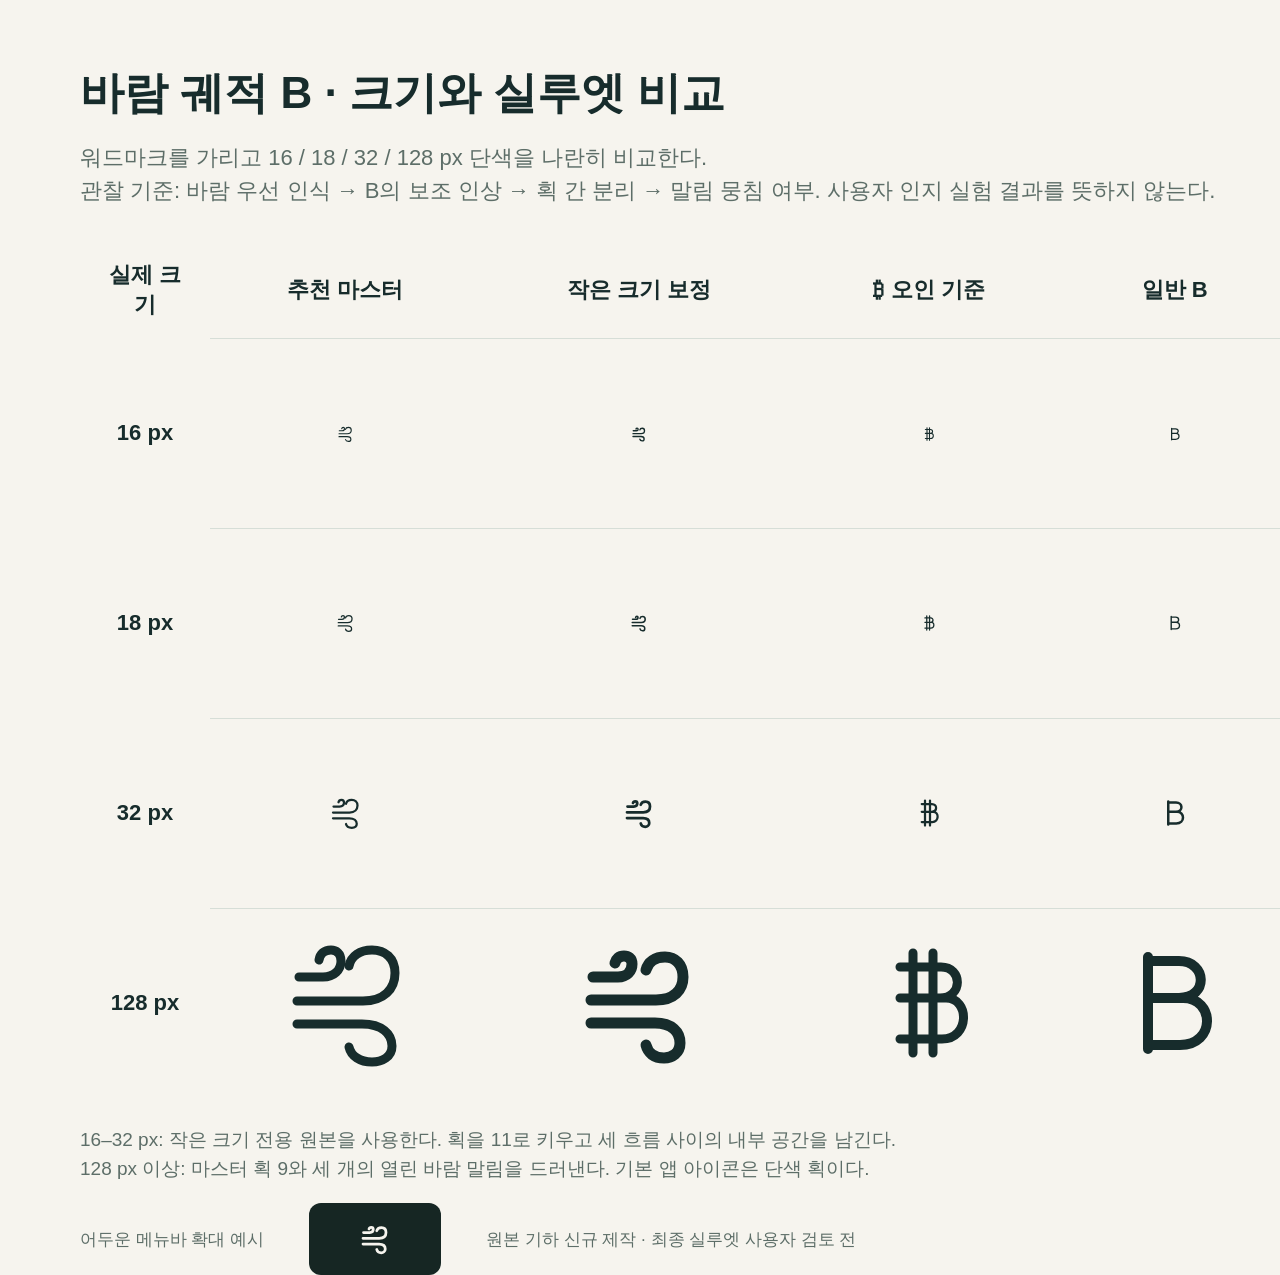
<file: docs/brand/baram/brand-sheet/recognition.rendered.html>
<!doctype html>
<html lang="ko"><head><meta charset="utf-8"><title>바람 궤적 B 크기·인식 비교</title><link rel="stylesheet" href="../tokens.css"><style>
*{box-sizing:border-box}body{margin:0;background:var(--bg);font-family:var(--font-body);color:var(--ink)}main{width:1600px;height:1100px;padding:64px 80px}h1{font-size:44px;margin:0 0 18px}p{font-size:22px;color:var(--ink-2);margin:0;line-height:1.5}table{margin-top:35px;width:100%;border-collapse:collapse;text-align:center}th{font-size:22px;padding:18px;font-weight:600}td{height:190px;border-top:1px solid var(--line)}th:first-child{width:130px}svg{display:inline-block;vertical-align:middle;overflow:visible;color:var(--ink)}.night{background:var(--night);color:var(--bg)}.night svg{color:var(--bg)}.label{font-size:17px;color:var(--ink-2)}.note{margin-top:28px;font-size:19px}.legend{margin-top:20px;display:flex;gap:45px;align-items:center}
</style></head><body><svg width="0" height="0" aria-hidden="true" style="position:absolute"><defs><symbol id="wind-b" viewBox="0 0 128 128"><path d="M18 38H42C53 38 60 31 60 22C60 14 55 11 50 11C43 11 39 15 38 21" fill="none" stroke-width="9" stroke-linecap="round" stroke-linejoin="round" stroke="currentColor"/><path d="M16 62H82C103 62 114 50 114 34C114 19 104 11 91 11C79 11 70 17 68 27" fill="none" stroke-width="9" stroke-linecap="round" stroke-linejoin="round" stroke="currentColor"/><path d="M16 85H81C101 85 111 95 111 107C111 118 101 123 91 123C79 123 70 117 68 108" fill="none" stroke-width="9" stroke-linecap="round" stroke-linejoin="round" stroke="currentColor"/></symbol>
  <symbol id="wind-b-small" viewBox="0 0 128 128"><path d="M18 38H43C52 38 57 32 57 25C57 19 53 17 49 17C44 17 41 20 40 24" fill="none" stroke-width="11" stroke-linecap="round" stroke-linejoin="round" stroke="currentColor"/><path d="M16 61H81C99 61 108 51 108 38C108 25 100 18 90 18C80 18 73 23 71 31" fill="none" stroke-width="11" stroke-linecap="round" stroke-linejoin="round" stroke="currentColor"/><path d="M16 84H80C97 84 105 93 105 104C105 114 97 119 89 119C79 119 73 114 71 106" fill="none" stroke-width="11" stroke-linecap="round" stroke-linejoin="round" stroke="currentColor"/></symbol>
  <symbol id="wind-b-duo" viewBox="0 0 128 128"><path d="M18 38H42C53 38 60 31 60 22C60 14 55 11 50 11C43 11 39 15 38 21" fill="none" stroke-width="9" stroke-linecap="round" stroke-linejoin="round" stroke="#F6F4EE"/><path d="M16 62H82C103 62 114 50 114 34C114 19 104 11 91 11C79 11 70 17 68 27" fill="none" stroke-width="9" stroke-linecap="round" stroke-linejoin="round" stroke="#F6F4EE"/><path d="M16 85H81C101 85 111 95 111 107C111 118 101 123 91 123C79 123 70 117 68 108" fill="none" stroke-width="9" stroke-linecap="round" stroke-linejoin="round" stroke="#D9A15F"/></symbol>
<symbol id="bitcoin-b" viewBox="0 0 128 128"><path d="M48 14V114M68 14V114M35 28H76C98 28 98 59 75 59H35M35 59H81C105 59 105 100 77 100H35" fill="none" stroke="currentColor" stroke-width="9" stroke-linecap="round" stroke-linejoin="round"/></symbol>
<symbol id="plain-latin-b" viewBox="0 0 128 128"><path d="M37 18V110M37 22H68C96 22 98 59 68 59H37M37 59H72C104 59 105 106 69 106H37" fill="none" stroke="currentColor" stroke-width="10" stroke-linecap="round" stroke-linejoin="round"/></symbol>
<symbol id="plain-b" viewBox="0 0 128 128"><path d="M36 24V101H91V24M36 64H91M36 101H91" fill="none" stroke="currentColor" stroke-width="10" stroke-linecap="round" stroke-linejoin="round"/></symbol>
</defs></svg><main><h1>바람 궤적 B · 크기와 실루엣 비교</h1><p>워드마크를 가리고 16 / 18 / 32 / 128 px 단색을 나란히 비교한다.<br>관찰 기준: 바람 우선 인식 → B의 보조 인상 → 획 간 분리 → 말림 뭉침 여부. 사용자 인지 실험 결과를 뜻하지 않는다.</p>
<table><thead><tr><th>실제 크기</th><th>추천 마스터</th><th>작은 크기 보정</th><th>₿ 오인 기준</th><th>일반 B</th><th>일반 ㅂ</th></tr></thead><tbody><tr><th>16 px</th><td><svg width="16" height="16" aria-label="wind-b 16px"><use href="#wind-b"/></svg></td><td><svg width="16" height="16" aria-label="wind-b-small 16px"><use href="#wind-b-small"/></svg></td><td><svg width="16" height="16" aria-label="bitcoin-b 16px"><use href="#bitcoin-b"/></svg></td><td><svg width="16" height="16" aria-label="plain-latin-b 16px"><use href="#plain-latin-b"/></svg></td><td><svg width="16" height="16" aria-label="plain-b 16px"><use href="#plain-b"/></svg></td></tr>
<tr><th>18 px</th><td><svg width="18" height="18" aria-label="wind-b 18px"><use href="#wind-b"/></svg></td><td><svg width="18" height="18" aria-label="wind-b-small 18px"><use href="#wind-b-small"/></svg></td><td><svg width="18" height="18" aria-label="bitcoin-b 18px"><use href="#bitcoin-b"/></svg></td><td><svg width="18" height="18" aria-label="plain-latin-b 18px"><use href="#plain-latin-b"/></svg></td><td><svg width="18" height="18" aria-label="plain-b 18px"><use href="#plain-b"/></svg></td></tr>
<tr><th>32 px</th><td><svg width="32" height="32" aria-label="wind-b 32px"><use href="#wind-b"/></svg></td><td><svg width="32" height="32" aria-label="wind-b-small 32px"><use href="#wind-b-small"/></svg></td><td><svg width="32" height="32" aria-label="bitcoin-b 32px"><use href="#bitcoin-b"/></svg></td><td><svg width="32" height="32" aria-label="plain-latin-b 32px"><use href="#plain-latin-b"/></svg></td><td><svg width="32" height="32" aria-label="plain-b 32px"><use href="#plain-b"/></svg></td></tr>
<tr><th>128 px</th><td><svg width="128" height="128" aria-label="wind-b 128px"><use href="#wind-b"/></svg></td><td><svg width="128" height="128" aria-label="wind-b-small 128px"><use href="#wind-b-small"/></svg></td><td><svg width="128" height="128" aria-label="bitcoin-b 128px"><use href="#bitcoin-b"/></svg></td><td><svg width="128" height="128" aria-label="plain-latin-b 128px"><use href="#plain-latin-b"/></svg></td><td><svg width="128" height="128" aria-label="plain-b 128px"><use href="#plain-b"/></svg></td></tr></tbody></table>
<p class="note">16–32 px: 작은 크기 전용 원본을 사용한다. 획을 11로 키우고 세 흐름 사이의 내부 공간을 남긴다.<br>128 px 이상: 마스터 획 9와 세 개의 열린 바람 말림을 드러낸다. 기본 앱 아이콘은 단색 획이다.</p>
<div class="legend"><span class="label">어두운 메뉴바 확대 예시</span><div class="night" style="padding:20px 50px;border-radius:12px"><svg width="32" height="32"><use href="#wind-b-small"/></svg></div><span class="label">원본 기하 신규 제작 · 최종 실루엣 사용자 검토 전</span></div>
</main></body></html>
</file>
<file: docs/brand/baram/tokens.css>
:root {
  --accent: #14675f;
  --on-accent: #ffffff;
  --accent-soft: #e5ece7;
  --bg: #f6f4ee;
  --surface: #ffffff;
  --surface-2: #e5ece7;
  --line: #d6ded7;
  --ink: #172c2c;
  --ink-2: #5d6e68;
  --ink-3: #66756e;
  --night: #162623;
  --mint: #a9e2cd;
  --warm: #d9a15f;
  --roman: #7b4a24;
  --ok: #14675f;
  --on-ok: #ffffff;
  --ok-bg: #e5ece7;
  --warn: #6b4c15;
  --on-warn: #ffffff;
  --warn-bg: #fbf0d8;
  --error: #a92b35;
  --on-error: #ffffff;
  --error-bg: #f8e9eb;
  --r-s: 8px;
  --r-m: 12px;
  --r-l: 20px;
  --font-body: "Apple SD Gothic Neo", "Noto Sans CJK KR", sans-serif;
  --font-brand: "Apple SD Gothic Neo", "Noto Sans CJK KR", sans-serif;
  --font-poem: "AppleMyungjo", "Noto Serif CJK KR", serif;
}

/* Brand-document tokens only. Runtime AppKit semantic colors remain OS-owned. */
</file>
